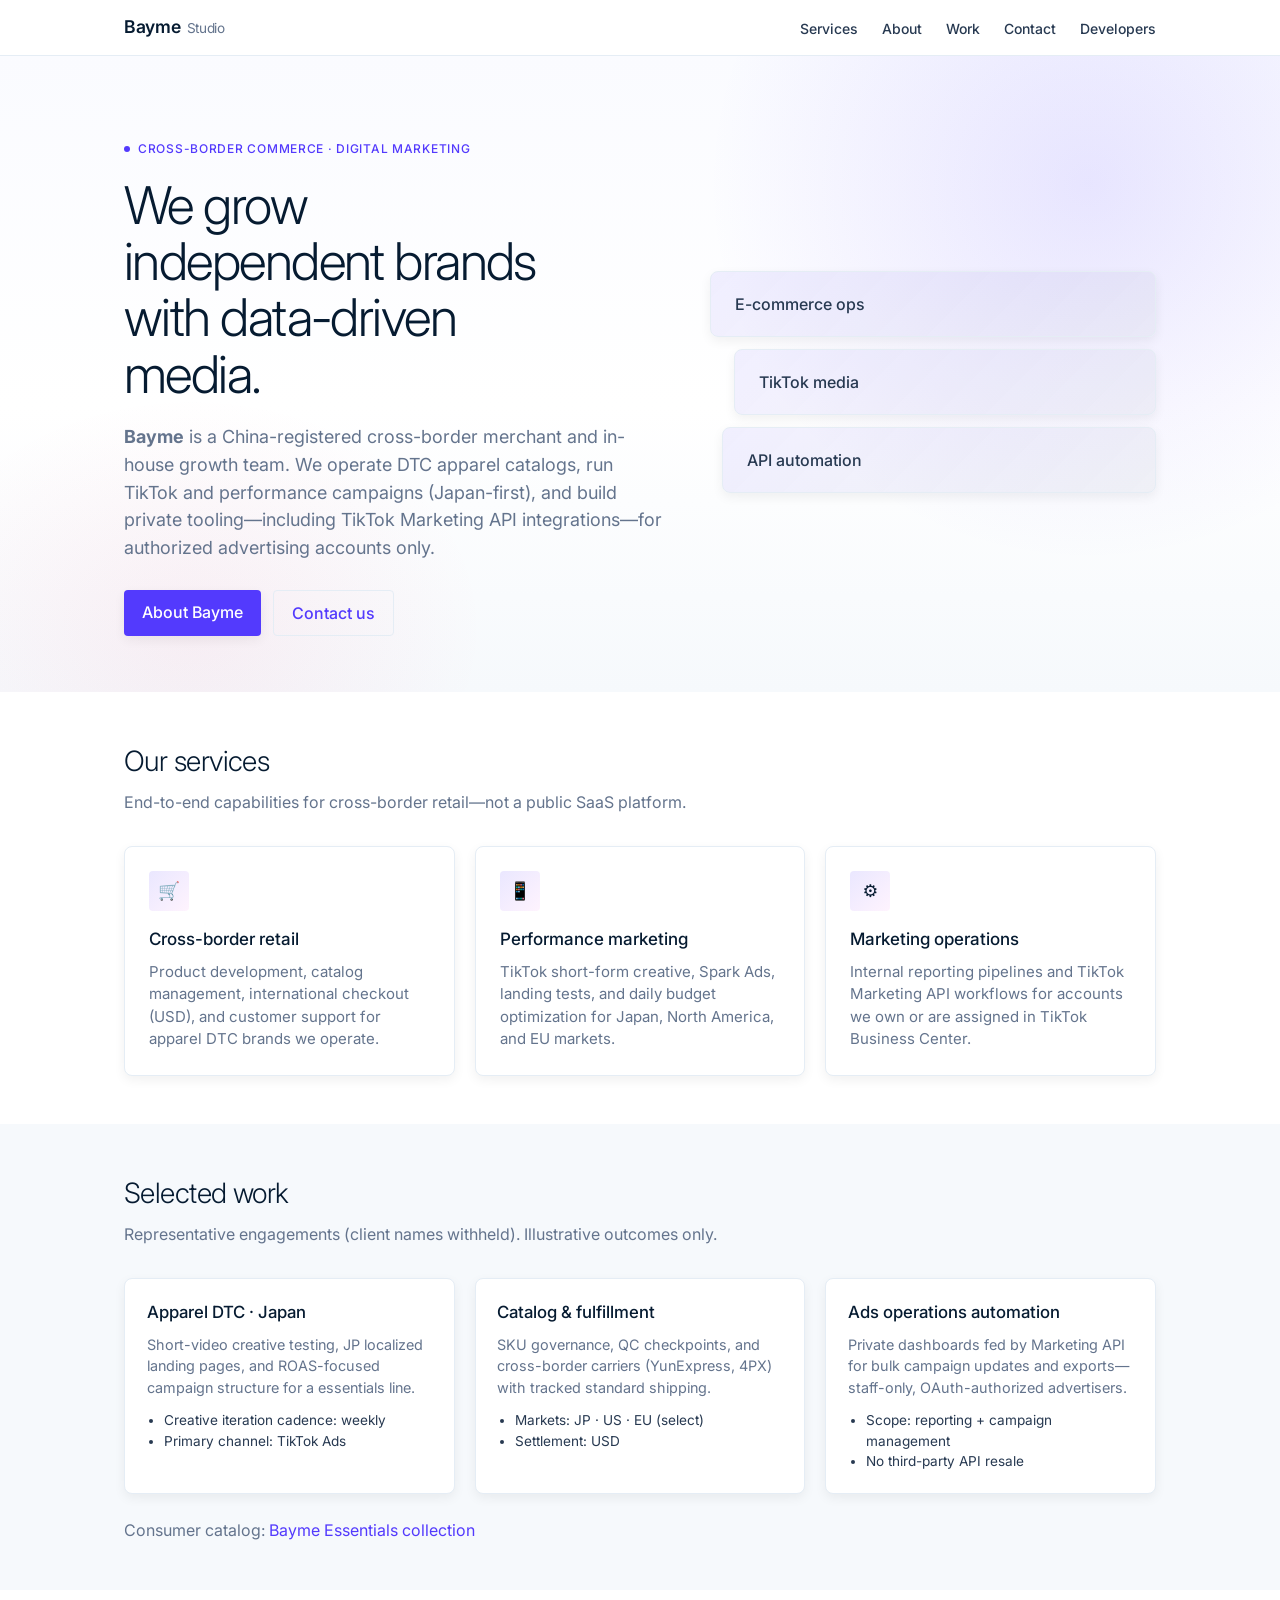
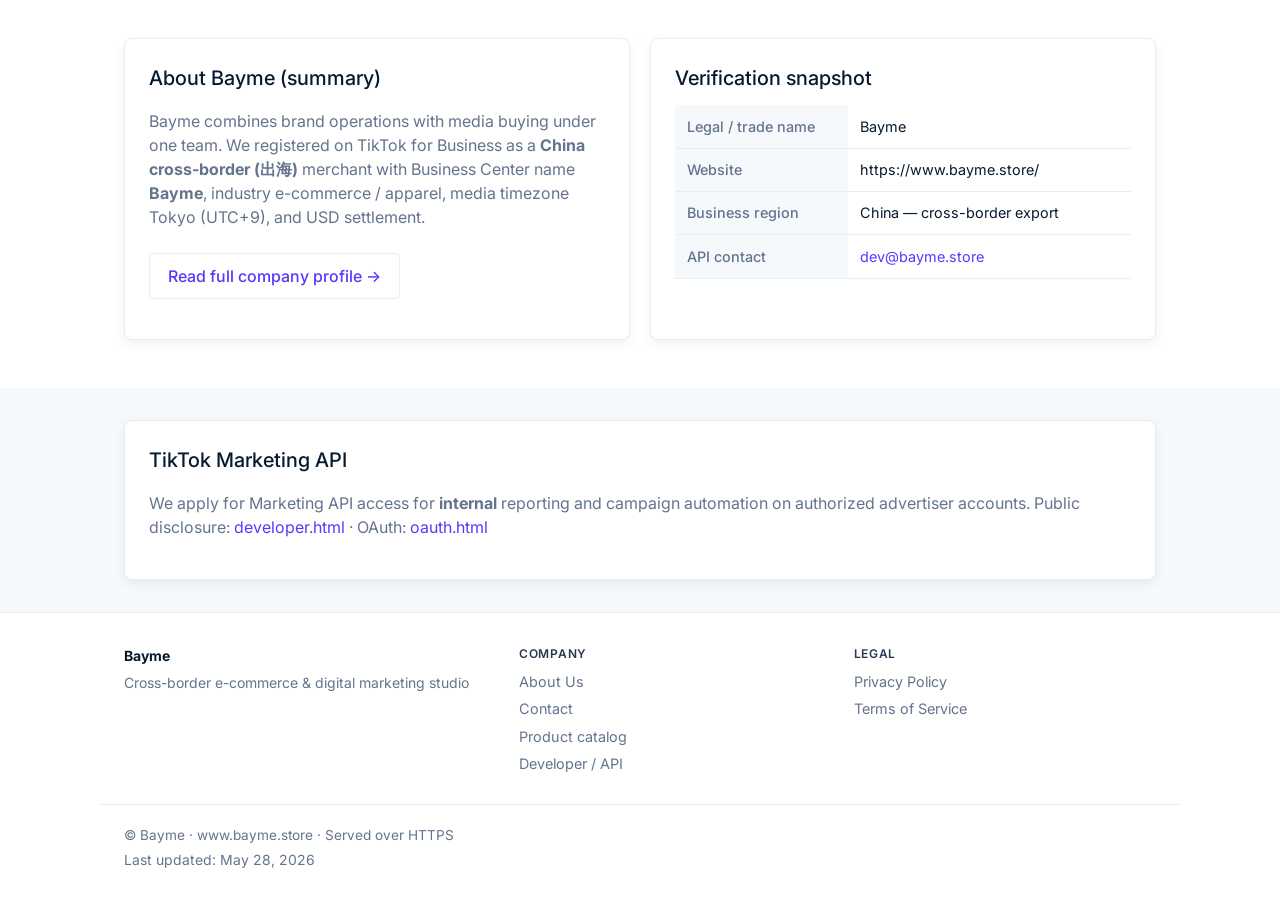
<file: index.html>
<!DOCTYPE html>
<html lang="en">
<head>
  <meta charset="UTF-8" />
  <meta name="tiktok-developers-site-verification" content="FmWyrEaaqmakiOY0vAgKo8n2ge0Po6NM" />
  <meta name="viewport" content="width=device-width, initial-scale=1" />
  <meta name="description" content="Bayme — Cross-border e-commerce and digital marketing studio. Independent brand operations, TikTok performance media, and internal Marketing API tooling." />
  <title>Bayme — Cross-Border Commerce &amp; Digital Marketing</title>
  <link rel="stylesheet" href="site.css" />
  <link rel="canonical" href="https://www.bayme.store/" />
</head>
<body class="page-home page-studio">
  <header class="site-header">
    <div class="wrap">
      <a class="logo" href="index.html">Bayme<span>Studio</span></a>
      <nav>
        <a href="#services">Services</a>
        <a href="about-us.html">About</a>
        <a href="#portfolio">Work</a>
        <a href="contact-us.html">Contact</a>
        <a href="developer.html">Developers</a>
      </nav>
    </div>
  </header>

  <section class="hero-stripe hero-studio">
    <div class="wrap hero-studio-grid">
      <div class="hero-copy">
        <p class="eyebrow"><span class="dot"></span> Cross-border commerce · Digital marketing</p>
        <h1>We grow independent brands with data-driven media.</h1>
        <p class="lead"><strong>Bayme</strong> is a China-registered cross-border merchant and in-house growth team. We operate DTC apparel catalogs, run TikTok and performance campaigns (Japan-first), and build private tooling—including TikTok Marketing API integrations—for authorized advertising accounts only.</p>
        <div class="hero-actions">
          <a class="btn-primary" href="about-us.html">About Bayme</a>
          <a class="btn-ghost" href="contact-us.html">Contact us</a>
        </div>
      </div>
      <div class="hero-visual-studio" aria-hidden="true">
        <div class="studio-card">E-commerce ops</div>
        <div class="studio-card">TikTok media</div>
        <div class="studio-card">API automation</div>
      </div>
    </div>
  </section>

  <section class="section" id="services">
    <div class="wrap">
      <h2 class="section-title">Our services</h2>
      <p class="section-sub">End-to-end capabilities for cross-border retail—not a public SaaS platform.</p>
      <div class="feature-grid">
        <article class="feature-card">
          <div class="icon" aria-hidden="true">🛒</div>
          <h3>Cross-border retail</h3>
          <p>Product development, catalog management, international checkout (USD), and customer support for apparel DTC brands we operate.</p>
        </article>
        <article class="feature-card">
          <div class="icon" aria-hidden="true">📱</div>
          <h3>Performance marketing</h3>
          <p>TikTok short-form creative, Spark Ads, landing tests, and daily budget optimization for Japan, North America, and EU markets.</p>
        </article>
        <article class="feature-card">
          <div class="icon" aria-hidden="true">⚙️</div>
          <h3>Marketing operations</h3>
          <p>Internal reporting pipelines and TikTok Marketing API workflows for accounts we own or are assigned in TikTok Business Center.</p>
        </article>
      </div>
    </div>
  </section>

  <section class="section section-alt" id="portfolio">
    <div class="wrap">
      <h2 class="section-title">Selected work</h2>
      <p class="section-sub">Representative engagements (client names withheld). Illustrative outcomes only.</p>
      <div class="portfolio-grid">
        <article class="portfolio-card">
          <h3>Apparel DTC · Japan</h3>
          <p>Short-video creative testing, JP localized landing pages, and ROAS-focused campaign structure for a essentials line.</p>
          <ul>
            <li>Creative iteration cadence: weekly</li>
            <li>Primary channel: TikTok Ads</li>
          </ul>
        </article>
        <article class="portfolio-card">
          <h3>Catalog &amp; fulfillment</h3>
          <p>SKU governance, QC checkpoints, and cross-border carriers (YunExpress, 4PX) with tracked standard shipping.</p>
          <ul>
            <li>Markets: JP · US · EU (select)</li>
            <li>Settlement: USD</li>
          </ul>
        </article>
        <article class="portfolio-card">
          <h3>Ads operations automation</h3>
          <p>Private dashboards fed by Marketing API for bulk campaign updates and exports—staff-only, OAuth-authorized advertisers.</p>
          <ul>
            <li>Scope: reporting + campaign management</li>
            <li>No third-party API resale</li>
          </ul>
        </article>
      </div>
      <p class="section-sub" style="margin-top:1.5rem;margin-bottom:0;">Consumer catalog: <a href="catalog.html">Bayme Essentials collection</a></p>
    </div>
  </section>

  <section class="section" id="company">
    <div class="wrap info-panel">
      <section class="card">
        <h2>About Bayme (summary)</h2>
        <p>Bayme combines brand operations with media buying under one team. We registered on TikTok for Business as a <strong>China cross-border (出海)</strong> merchant with Business Center name <strong>Bayme</strong>, industry e-commerce / apparel, media timezone Tokyo (UTC+9), and USD settlement.</p>
        <p><a class="btn-ghost" href="about-us.html" style="display:inline-block;margin-top:0.5rem;">Read full company profile →</a></p>
      </section>
      <section class="card company-facts">
        <h2>Verification snapshot</h2>
        <table class="info">
          <tr><th>Legal / trade name</th><td>Bayme</td></tr>
          <tr><th>Website</th><td>https://www.bayme.store/</td></tr>
          <tr><th>Business region</th><td>China — cross-border export</td></tr>
          <tr><th>API contact</th><td><a href="mailto:dev@bayme.store">dev@bayme.store</a></td></tr>
        </table>
      </section>
    </div>
  </section>

  <section class="section section-alt api-section-compact">
    <div class="wrap">
      <div class="api-panel card">
        <h2>TikTok Marketing API</h2>
        <p>We apply for Marketing API access for <strong>internal</strong> reporting and campaign automation on authorized advertiser accounts. Public disclosure: <a href="developer.html">developer.html</a> · OAuth: <a href="oauth.html">oauth.html</a></p>
      </div>
    </div>
  </section>

  <footer class="site-footer site-footer-legal">
    <div class="wrap footer-legal-grid">
      <div>
        <p class="footer-brand"><strong>Bayme</strong></p>
        <p class="footer-tagline">Cross-border e-commerce &amp; digital marketing studio</p>
      </div>
      <div>
        <p class="footer-col-title">Company</p>
        <ul class="footer-links">
          <li><a href="about-us.html">About Us</a></li>
          <li><a href="contact-us.html">Contact</a></li>
          <li><a href="catalog.html">Product catalog</a></li>
          <li><a href="developer.html">Developer / API</a></li>
        </ul>
      </div>
      <div>
        <p class="footer-col-title">Legal</p>
        <ul class="footer-links">
          <li><a href="privacy-policy.html">Privacy Policy</a></li>
          <li><a href="terms-of-service.html">Terms of Service</a></li>
        </ul>
      </div>
    </div>
    <div class="wrap footer-bottom">
      <p>© Bayme · <a href="https://www.bayme.store/">www.bayme.store</a> · Served over HTTPS</p>
      <p class="updated">Last updated: May 28, 2026</p>
    </div>
  </footer>
</body>
</html>
</file>
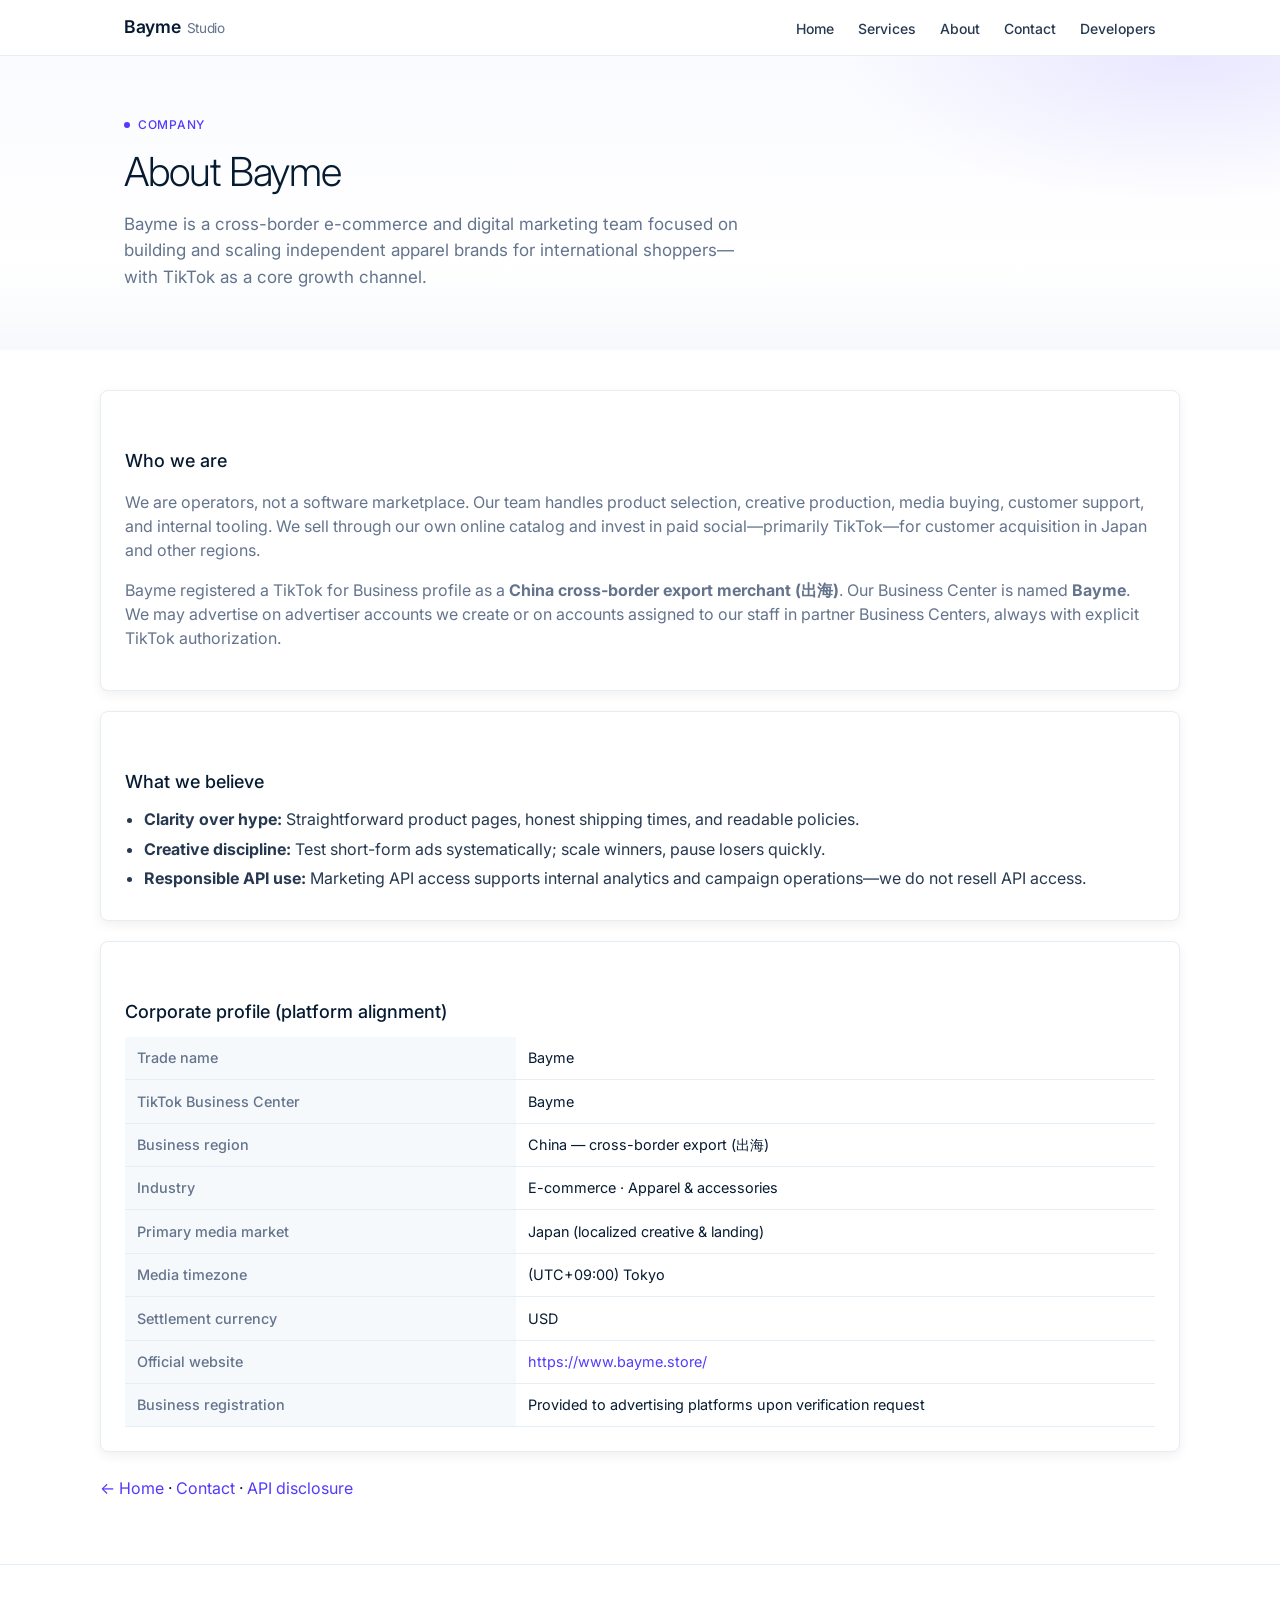
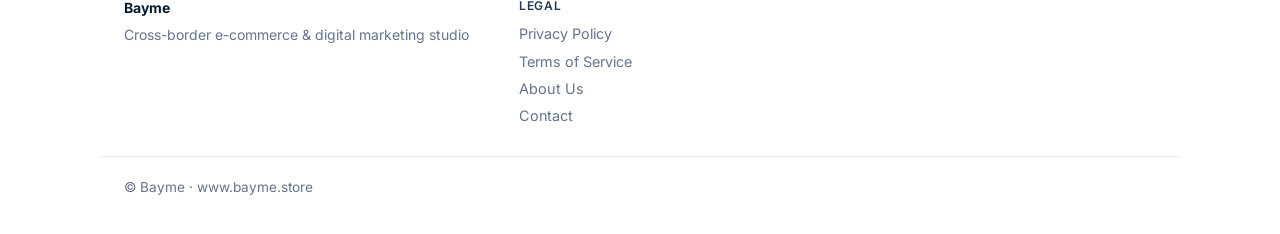
<file: about-us.html>
<!DOCTYPE html>
<html lang="en">
<head>
  <meta charset="UTF-8" />
  <meta name="viewport" content="width=device-width, initial-scale=1" />
  <meta name="description" content="About Bayme — cross-border e-commerce, independent brand operations, and TikTok performance marketing." />
  <title>About Us — Bayme</title>
  <link rel="stylesheet" href="site.css" />
  <link rel="canonical" href="https://www.bayme.store/about-us.html" />
</head>
<body>
  <header class="site-header">
    <div class="wrap">
      <a class="logo" href="index.html">Bayme<span>Studio</span></a>
      <nav>
        <a href="index.html">Home</a>
        <a href="index.html#services">Services</a>
        <a href="about-us.html">About</a>
        <a href="contact-us.html">Contact</a>
        <a href="developer.html">Developers</a>
      </nav>
    </div>
  </header>

  <section class="hero-page">
    <div class="wrap">
      <p class="eyebrow"><span class="dot"></span> Company</p>
      <h1>About Bayme</h1>
      <p class="lead">Bayme is a cross-border e-commerce and digital marketing team focused on building and scaling independent apparel brands for international shoppers—with TikTok as a core growth channel.</p>
    </div>
  </section>

  <main class="wrap legal-page">
    <section class="card" style="margin-bottom:1.25rem;">
      <h2>Who we are</h2>
      <p>We are operators, not a software marketplace. Our team handles product selection, creative production, media buying, customer support, and internal tooling. We sell through our own online catalog and invest in paid social—primarily TikTok—for customer acquisition in Japan and other regions.</p>
      <p>Bayme registered a TikTok for Business profile as a <strong>China cross-border export merchant (出海)</strong>. Our Business Center is named <strong>Bayme</strong>. We may advertise on advertiser accounts we create or on accounts assigned to our staff in partner Business Centers, always with explicit TikTok authorization.</p>
    </section>

    <section class="card" style="margin-bottom:1.25rem;">
      <h2>What we believe</h2>
      <ul>
        <li><strong>Clarity over hype:</strong> Straightforward product pages, honest shipping times, and readable policies.</li>
        <li><strong>Creative discipline:</strong> Test short-form ads systematically; scale winners, pause losers quickly.</li>
        <li><strong>Responsible API use:</strong> Marketing API access supports internal analytics and campaign operations—we do not resell API access.</li>
      </ul>
    </section>

    <section class="card company-facts">
      <h2>Corporate profile (platform alignment)</h2>
      <table class="info">
        <tr><th>Trade name</th><td>Bayme</td></tr>
        <tr><th>TikTok Business Center</th><td>Bayme</td></tr>
        <tr><th>Business region</th><td>China — cross-border export (出海)</td></tr>
        <tr><th>Industry</th><td>E-commerce · Apparel &amp; accessories</td></tr>
        <tr><th>Primary media market</th><td>Japan (localized creative &amp; landing)</td></tr>
        <tr><th>Media timezone</th><td>(UTC+09:00) Tokyo</td></tr>
        <tr><th>Settlement currency</th><td>USD</td></tr>
        <tr><th>Official website</th><td><a href="https://www.bayme.store/">https://www.bayme.store/</a></td></tr>
        <tr><th>Business registration</th><td>Provided to advertising platforms upon verification request</td></tr>
      </table>
    </section>

    <p style="margin-top:1.5rem;"><a href="index.html">← Home</a> · <a href="contact-us.html">Contact</a> · <a href="developer.html">API disclosure</a></p>
  </main>

  <footer class="site-footer site-footer-legal">
    <div class="wrap footer-legal-grid">
      <div>
        <p class="footer-brand"><strong>Bayme</strong></p>
        <p class="footer-tagline">Cross-border e-commerce &amp; digital marketing studio</p>
      </div>
      <div>
        <p class="footer-col-title">Legal</p>
        <ul class="footer-links">
          <li><a href="privacy-policy.html">Privacy Policy</a></li>
          <li><a href="terms-of-service.html">Terms of Service</a></li>
          <li><a href="about-us.html">About Us</a></li>
          <li><a href="contact-us.html">Contact</a></li>
        </ul>
      </div>
    </div>
    <div class="wrap footer-bottom">
      <p>© Bayme · www.bayme.store</p>
    </div>
  </footer>
</body>
</html>
</file>
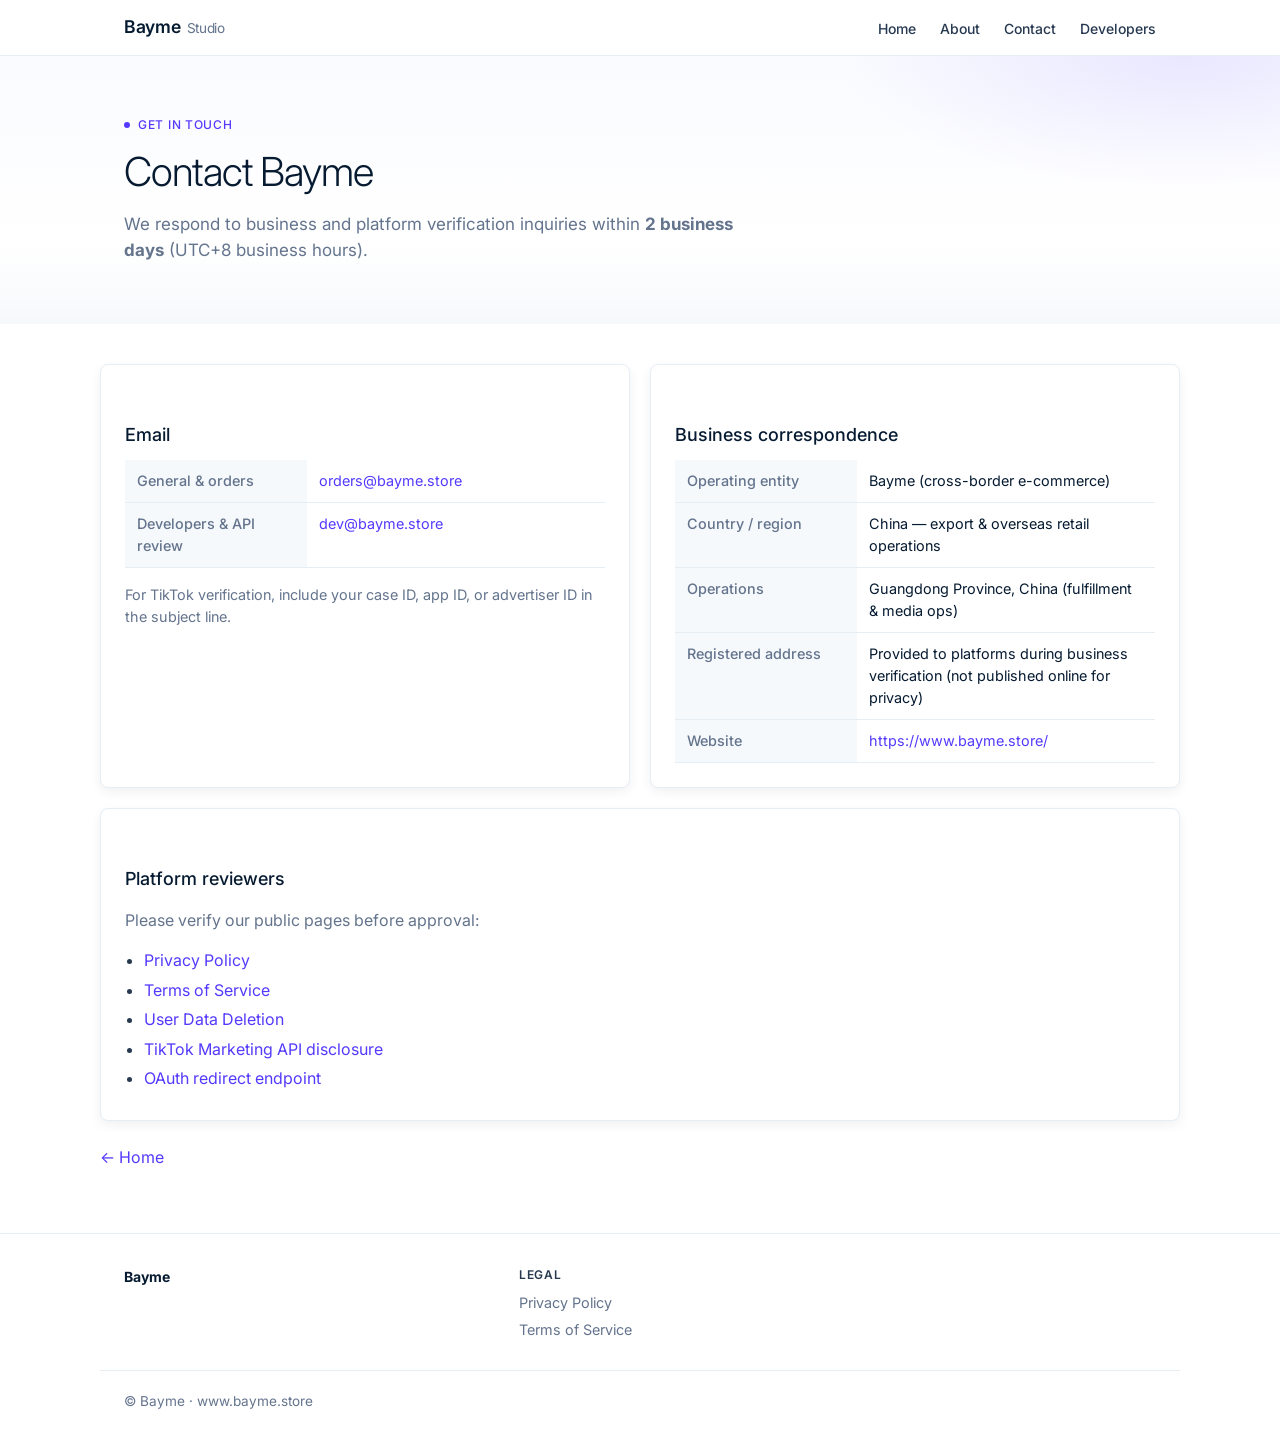
<file: contact-us.html>
<!DOCTYPE html>
<html lang="en">
<head>
  <meta charset="UTF-8" />
  <meta name="viewport" content="width=device-width, initial-scale=1" />
  <meta name="description" content="Contact Bayme — customer service, business inquiries, and TikTok API developer review." />
  <title>Contact Us — Bayme</title>
  <link rel="stylesheet" href="site.css" />
  <link rel="canonical" href="https://www.bayme.store/contact-us.html" />
</head>
<body>
  <header class="site-header">
    <div class="wrap">
      <a class="logo" href="index.html">Bayme<span>Studio</span></a>
      <nav>
        <a href="index.html">Home</a>
        <a href="about-us.html">About</a>
        <a href="contact-us.html">Contact</a>
        <a href="developer.html">Developers</a>
      </nav>
    </div>
  </header>

  <section class="hero-page">
    <div class="wrap">
      <p class="eyebrow"><span class="dot"></span> Get in touch</p>
      <h1>Contact Bayme</h1>
      <p class="lead">We respond to business and platform verification inquiries within <strong>2 business days</strong> (UTC+8 business hours).</p>
    </div>
  </section>

  <main class="wrap legal-page">
    <div class="info-panel">
      <section class="card">
        <h2>Email</h2>
        <table class="info">
          <tr><th>General &amp; orders</th><td><a href="mailto:orders@bayme.store">orders@bayme.store</a></td></tr>
          <tr><th>Developers &amp; API review</th><td><a href="mailto:dev@bayme.store">dev@bayme.store</a></td></tr>
        </table>
        <p style="margin-top:1rem;font-size:0.9rem;color:var(--stripe-body);">For TikTok verification, include your case ID, app ID, or advertiser ID in the subject line.</p>
      </section>
      <section class="card">
        <h2>Business correspondence</h2>
        <table class="info">
          <tr><th>Operating entity</th><td>Bayme (cross-border e-commerce)</td></tr>
          <tr><th>Country / region</th><td>China — export &amp; overseas retail operations</td></tr>
          <tr><th>Operations</th><td>Guangdong Province, China (fulfillment &amp; media ops)</td></tr>
          <tr><th>Registered address</th><td>Provided to platforms during business verification (not published online for privacy)</td></tr>
          <tr><th>Website</th><td><a href="https://www.bayme.store/">https://www.bayme.store/</a></td></tr>
        </table>
      </section>
    </div>

    <section class="card" style="margin-top:1.25rem;">
      <h2>Platform reviewers</h2>
      <p>Please verify our public pages before approval:</p>
      <ul>
        <li><a href="privacy-policy.html">Privacy Policy</a></li>
        <li><a href="terms-of-service.html">Terms of Service</a></li>
        <li><a href="data-deletion.html">User Data Deletion</a></li>
        <li><a href="developer.html">TikTok Marketing API disclosure</a></li>
        <li><a href="oauth.html">OAuth redirect endpoint</a></li>
      </ul>
    </section>

    <p style="margin-top:1.5rem;"><a href="index.html">← Home</a></p>
  </main>

  <footer class="site-footer site-footer-legal">
    <div class="wrap footer-legal-grid">
      <div>
        <p class="footer-brand"><strong>Bayme</strong></p>
      </div>
      <div>
        <p class="footer-col-title">Legal</p>
        <ul class="footer-links">
          <li><a href="privacy-policy.html">Privacy Policy</a></li>
          <li><a href="terms-of-service.html">Terms of Service</a></li>
        </ul>
      </div>
    </div>
    <div class="wrap footer-bottom">
      <p>© Bayme · www.bayme.store</p>
    </div>
  </footer>
</body>
</html>
</file>
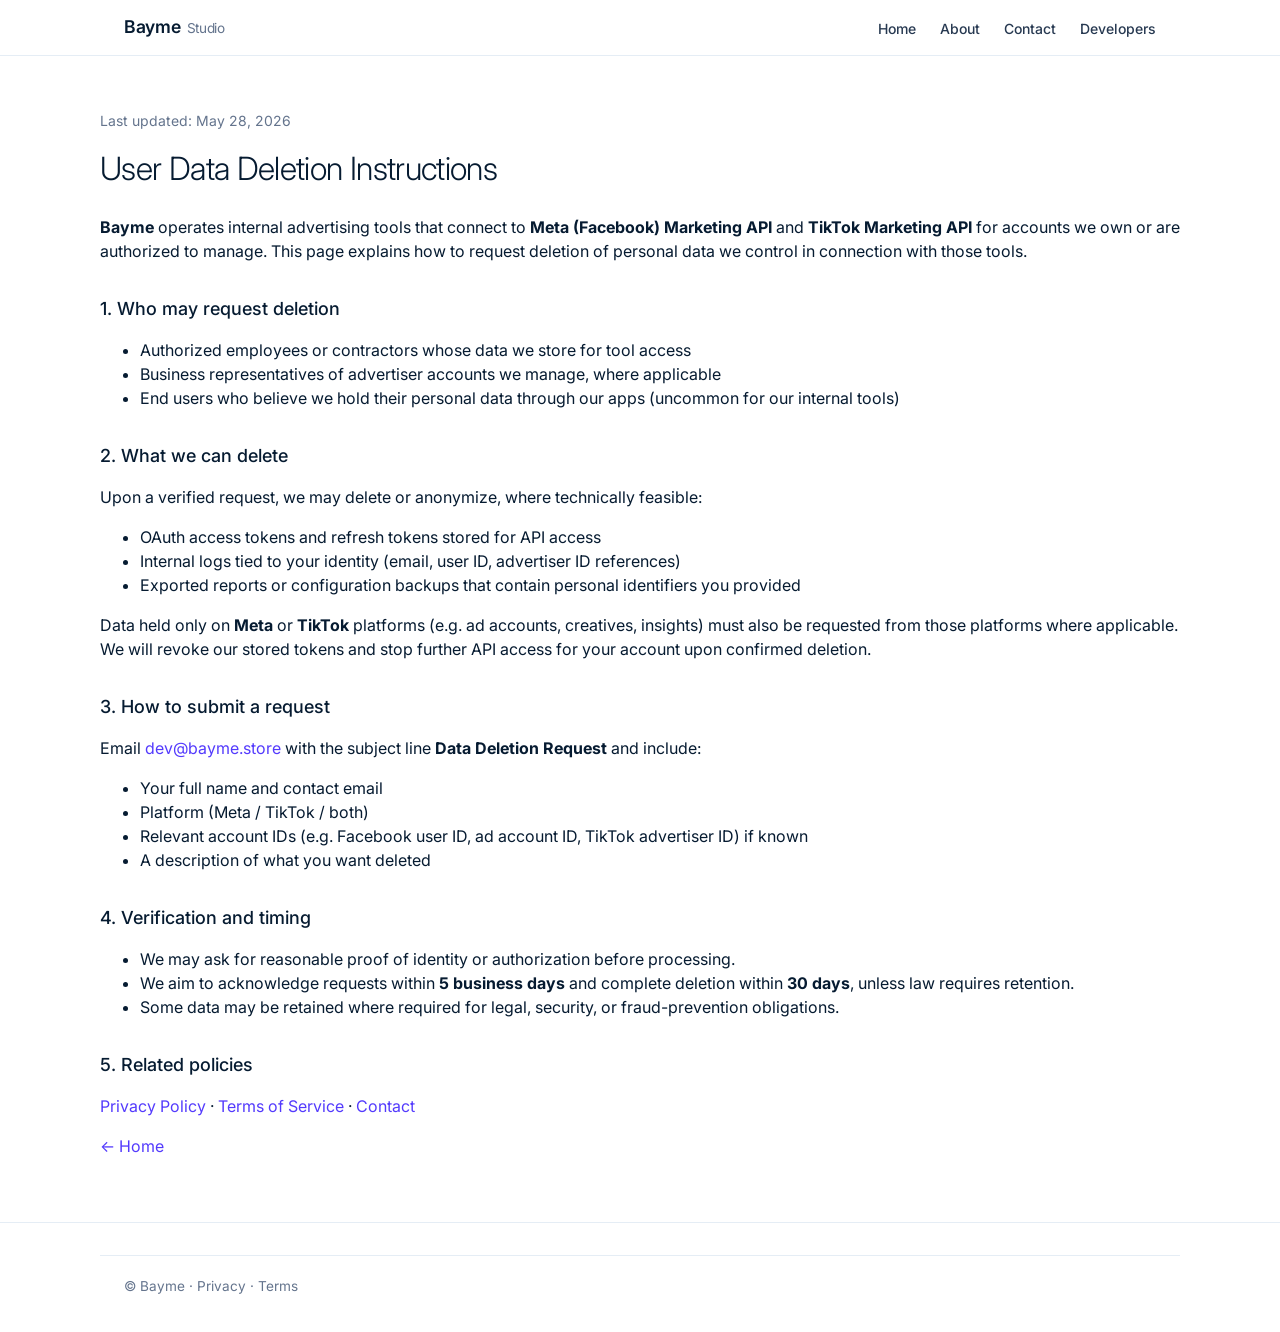
<file: data-deletion.html>
<!DOCTYPE html>
<html lang="en">
<head>
  <meta charset="UTF-8" />
  <meta name="viewport" content="width=device-width, initial-scale=1" />
  <title>User Data Deletion — Bayme</title>
  <link rel="stylesheet" href="site.css" />
  <link rel="canonical" href="https://www.bayme.store/data-deletion.html" />
</head>
<body>
  <header class="site-header">
    <div class="wrap">
      <a class="logo" href="index.html">Bayme<span>Studio</span></a>
      <nav>
        <a href="index.html">Home</a>
        <a href="about-us.html">About</a>
        <a href="contact-us.html">Contact</a>
        <a href="developer.html">Developers</a>
      </nav>
    </div>
  </header>

  <main class="wrap legal-page">
    <p class="updated">Last updated: May 28, 2026</p>
    <h1>User Data Deletion Instructions</h1>
    <p>
      <strong>Bayme</strong> operates internal advertising tools that connect to
      <strong>Meta (Facebook) Marketing API</strong> and <strong>TikTok Marketing API</strong>
      for accounts we own or are authorized to manage. This page explains how to request
      deletion of personal data we control in connection with those tools.
    </p>

    <h2>1. Who may request deletion</h2>
    <ul>
      <li>Authorized employees or contractors whose data we store for tool access</li>
      <li>Business representatives of advertiser accounts we manage, where applicable</li>
      <li>End users who believe we hold their personal data through our apps (uncommon for our internal tools)</li>
    </ul>

    <h2>2. What we can delete</h2>
    <p>Upon a verified request, we may delete or anonymize, where technically feasible:</p>
    <ul>
      <li>OAuth access tokens and refresh tokens stored for API access</li>
      <li>Internal logs tied to your identity (email, user ID, advertiser ID references)</li>
      <li>Exported reports or configuration backups that contain personal identifiers you provided</li>
    </ul>
    <p>
      Data held only on <strong>Meta</strong> or <strong>TikTok</strong> platforms (e.g. ad accounts, creatives, insights)
      must also be requested from those platforms where applicable. We will revoke our stored tokens and stop
      further API access for your account upon confirmed deletion.
    </p>

    <h2>3. How to submit a request</h2>
    <p>Email <a href="mailto:dev@bayme.store">dev@bayme.store</a> with the subject line <strong>Data Deletion Request</strong> and include:</p>
    <ul>
      <li>Your full name and contact email</li>
      <li>Platform (Meta / TikTok / both)</li>
      <li>Relevant account IDs (e.g. Facebook user ID, ad account ID, TikTok advertiser ID) if known</li>
      <li>A description of what you want deleted</li>
    </ul>

    <h2>4. Verification and timing</h2>
    <ul>
      <li>We may ask for reasonable proof of identity or authorization before processing.</li>
      <li>We aim to acknowledge requests within <strong>5 business days</strong> and complete deletion within <strong>30 days</strong>, unless law requires retention.</li>
      <li>Some data may be retained where required for legal, security, or fraud-prevention obligations.</li>
    </ul>

    <h2>5. Related policies</h2>
    <p>
      <a href="privacy-policy.html">Privacy Policy</a> ·
      <a href="terms-of-service.html">Terms of Service</a> ·
      <a href="contact-us.html">Contact</a>
    </p>
    <p><a href="index.html">← Home</a></p>
  </main>

  <footer class="site-footer site-footer-legal">
    <div class="wrap footer-bottom">
      <p>© Bayme · <a href="privacy-policy.html">Privacy</a> · <a href="terms-of-service.html">Terms</a></p>
    </div>
  </footer>
</body>
</html>
</file>
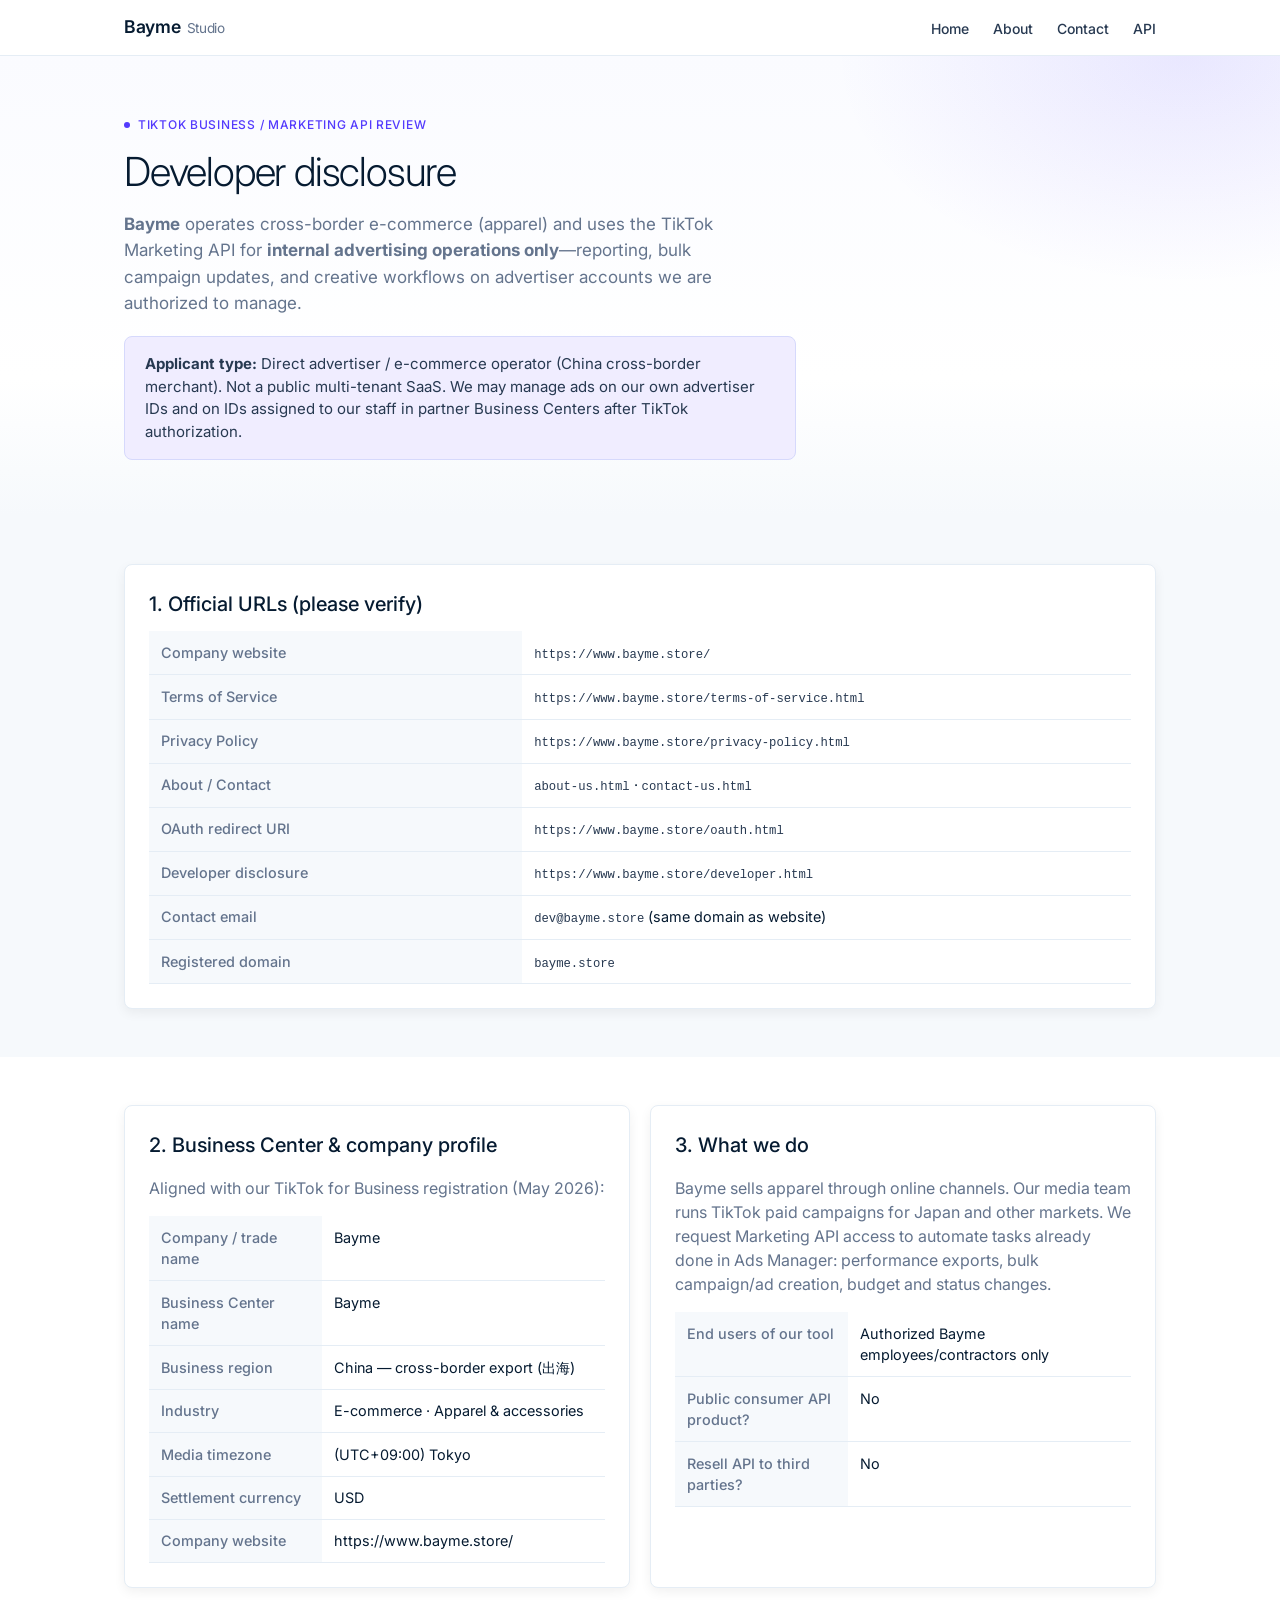
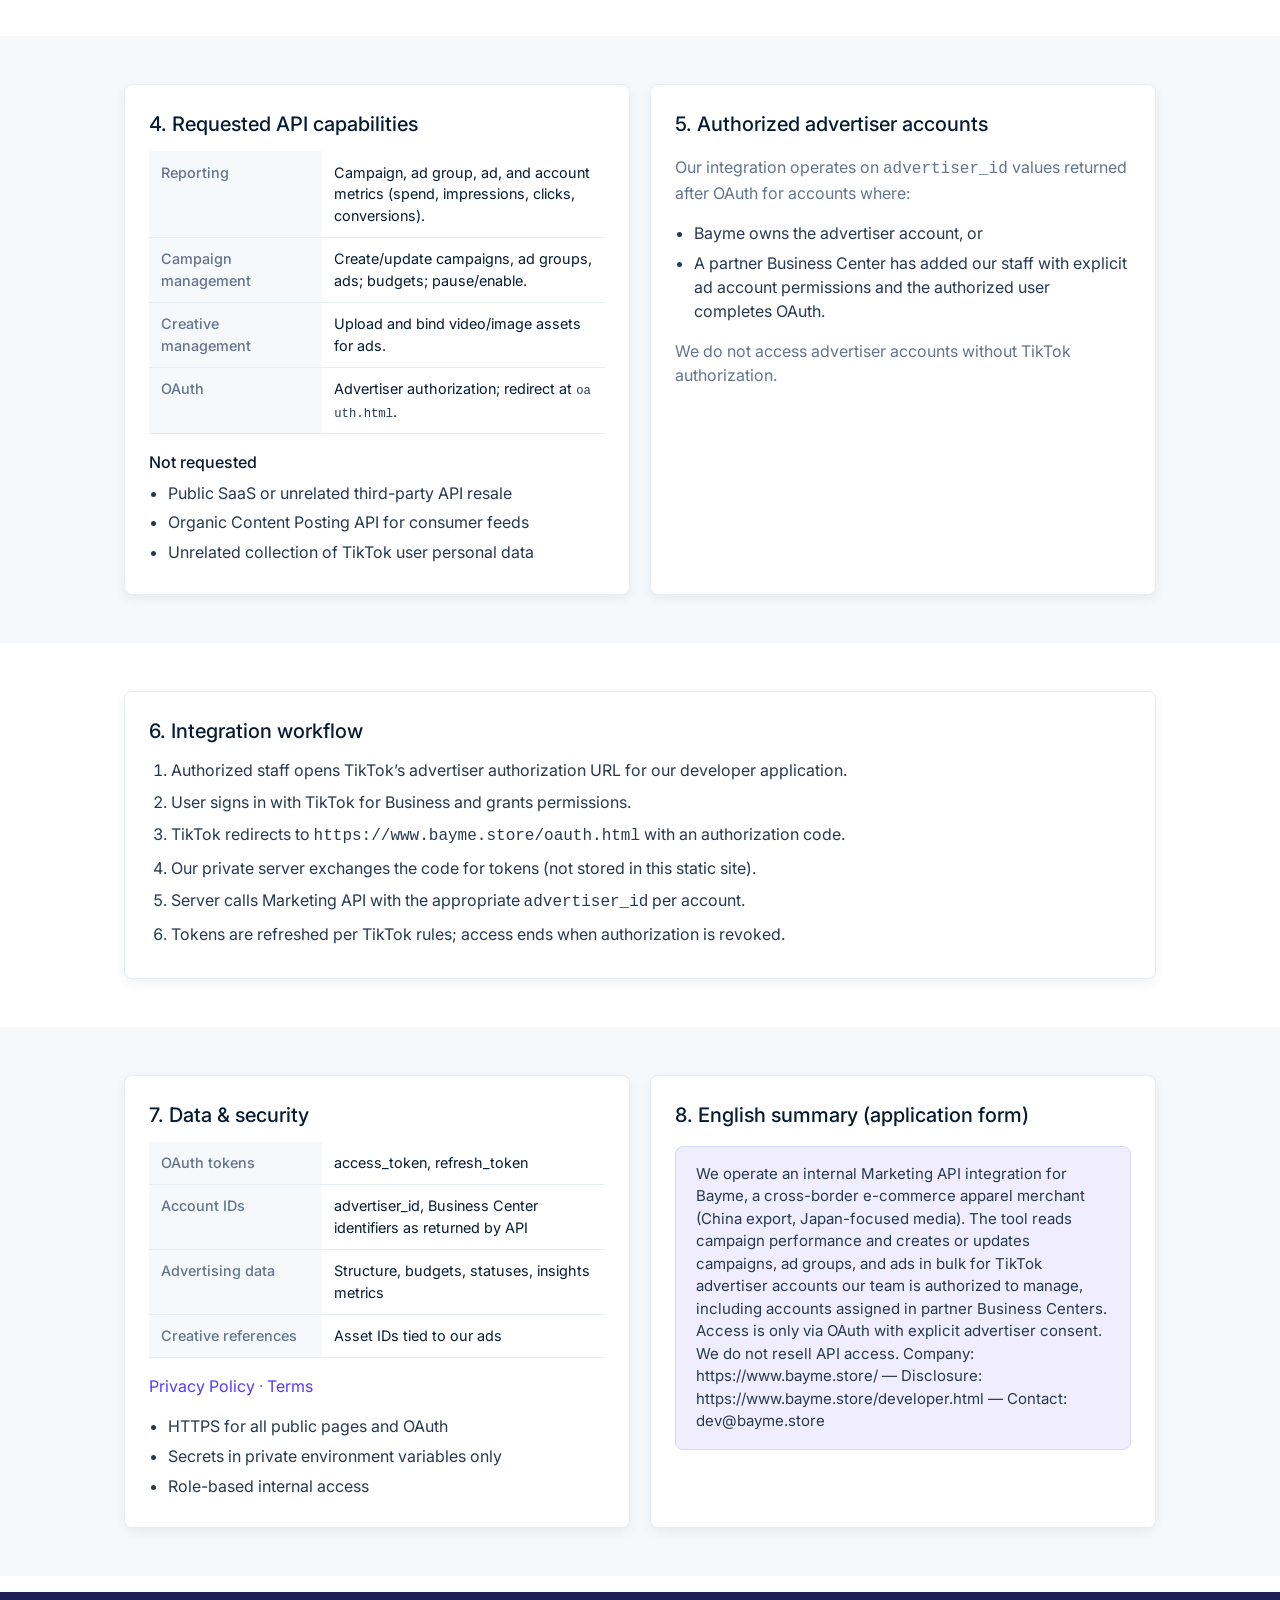
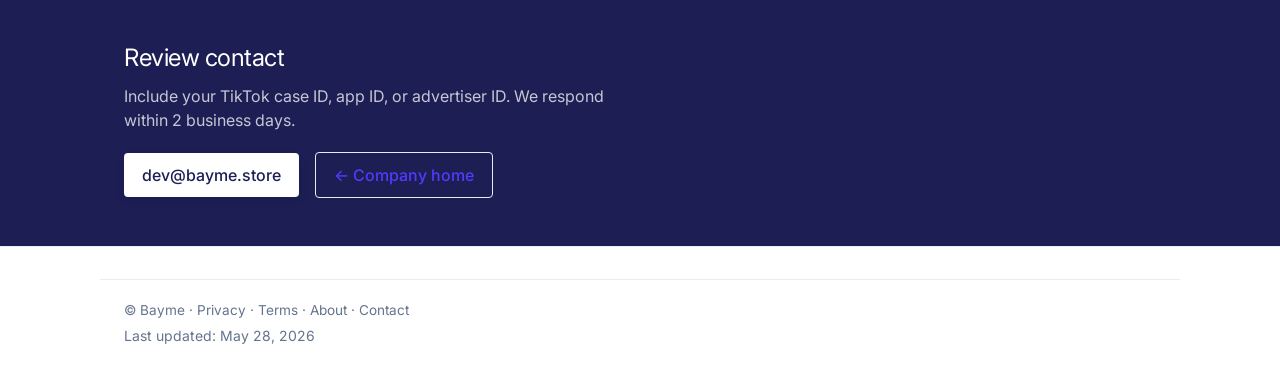
<file: developer.html>
<!DOCTYPE html>
<html lang="en">
<head>
  <meta charset="UTF-8" />
  <meta name="viewport" content="width=device-width, initial-scale=1" />
  <meta name="description" content="Bayme TikTok Marketing API integration — URLs, Business Center alignment, and data handling for developer review." />
  <title>Developer &amp; Marketing API — Bayme</title>
  <link rel="stylesheet" href="site.css" />
  <link rel="canonical" href="https://www.bayme.store/developer.html" />
</head>
<body class="page-developer">
  <header class="site-header">
    <div class="wrap">
      <a class="logo" href="index.html">Bayme<span>Studio</span></a>
      <nav>
        <a href="index.html">Home</a>
        <a href="about-us.html">About</a>
        <a href="contact-us.html">Contact</a>
        <a href="developer.html">API</a>
      </nav>
    </div>
  </header>

  <section class="hero-page">
    <div class="wrap">
      <p class="eyebrow"><span class="dot"></span> TikTok Business / Marketing API review</p>
      <h1>Developer disclosure</h1>
      <p class="lead"><strong>Bayme</strong> operates cross-border e-commerce (apparel) and uses the TikTok Marketing API for <strong>internal advertising operations only</strong>—reporting, bulk campaign updates, and creative workflows on advertiser accounts we are authorized to manage.</p>
      <div class="callout callout-hero">
        <strong>Applicant type:</strong> Direct advertiser / e-commerce operator (China cross-border merchant). Not a public multi-tenant SaaS. We may manage ads on our own advertiser IDs and on IDs assigned to our staff in partner Business Centers after TikTok authorization.
      </div>
    </div>
  </section>

  <section class="section section-alt">
    <div class="wrap">
      <section class="card">
        <h2>1. Official URLs (please verify)</h2>
        <table class="data">
          <tr><th>Company website</th><td><code>https://www.bayme.store/</code></td></tr>
          <tr><th>Terms of Service</th><td><code>https://www.bayme.store/terms-of-service.html</code></td></tr>
          <tr><th>Privacy Policy</th><td><code>https://www.bayme.store/privacy-policy.html</code></td></tr>
          <tr><th>About / Contact</th><td><code>about-us.html</code> · <code>contact-us.html</code></td></tr>
          <tr><th>OAuth redirect URI</th><td><code>https://www.bayme.store/oauth.html</code></td></tr>
          <tr><th>Developer disclosure</th><td><code>https://www.bayme.store/developer.html</code></td></tr>
          <tr><th>Contact email</th><td><code>dev@bayme.store</code> (same domain as website)</td></tr>
          <tr><th>Registered domain</th><td><code>bayme.store</code></td></tr>
        </table>
      </section>
    </div>
  </section>

  <section class="section">
    <div class="wrap info-panel">
      <section class="card company-facts">
        <h2>2. Business Center &amp; company profile</h2>
        <p>Aligned with our TikTok for Business registration (May 2026):</p>
        <table class="info">
          <tr><th>Company / trade name</th><td>Bayme</td></tr>
          <tr><th>Business Center name</th><td>Bayme</td></tr>
          <tr><th>Business region</th><td>China — cross-border export (出海)</td></tr>
          <tr><th>Industry</th><td>E-commerce · Apparel &amp; accessories</td></tr>
          <tr><th>Media timezone</th><td>(UTC+09:00) Tokyo</td></tr>
          <tr><th>Settlement currency</th><td>USD</td></tr>
          <tr><th>Company website</th><td>https://www.bayme.store/</td></tr>
        </table>
      </section>
      <section class="card">
        <h2>3. What we do</h2>
        <p>Bayme sells apparel through online channels. Our media team runs TikTok paid campaigns for Japan and other markets. We request Marketing API access to automate tasks already done in Ads Manager: performance exports, bulk campaign/ad creation, budget and status changes.</p>
        <table class="info">
          <tr><th>End users of our tool</th><td>Authorized Bayme employees/contractors only</td></tr>
          <tr><th>Public consumer API product?</th><td>No</td></tr>
          <tr><th>Resell API to third parties?</th><td>No</td></tr>
        </table>
      </section>
    </div>
  </section>

  <section class="section section-alt">
    <div class="wrap info-panel">
      <section class="card">
        <h2>4. Requested API capabilities</h2>
        <table class="data">
          <tr><th>Reporting</th><td>Campaign, ad group, ad, and account metrics (spend, impressions, clicks, conversions).</td></tr>
          <tr><th>Campaign management</th><td>Create/update campaigns, ad groups, ads; budgets; pause/enable.</td></tr>
          <tr><th>Creative management</th><td>Upload and bind video/image assets for ads.</td></tr>
          <tr><th>OAuth</th><td>Advertiser authorization; redirect at <code>oauth.html</code>.</td></tr>
        </table>
        <h3>Not requested</h3>
        <ul>
          <li>Public SaaS or unrelated third-party API resale</li>
          <li>Organic Content Posting API for consumer feeds</li>
          <li>Unrelated collection of TikTok user personal data</li>
        </ul>
      </section>
      <section class="card">
        <h2>5. Authorized advertiser accounts</h2>
        <p>Our integration operates on <code>advertiser_id</code> values returned after OAuth for accounts where:</p>
        <ul>
          <li>Bayme owns the advertiser account, or</li>
          <li>A partner Business Center has added our staff with explicit ad account permissions and the authorized user completes OAuth.</li>
        </ul>
        <p>We do not access advertiser accounts without TikTok authorization.</p>
      </section>
    </div>
  </section>

  <section class="section">
    <div class="wrap">
      <section class="card">
        <h2>6. Integration workflow</h2>
        <ol class="steps">
          <li>Authorized staff opens TikTok’s advertiser authorization URL for our developer application.</li>
          <li>User signs in with TikTok for Business and grants permissions.</li>
          <li>TikTok redirects to <code>https://www.bayme.store/oauth.html</code> with an authorization code.</li>
          <li>Our private server exchanges the code for tokens (not stored in this static site).</li>
          <li>Server calls Marketing API with the appropriate <code>advertiser_id</code> per account.</li>
          <li>Tokens are refreshed per TikTok rules; access ends when authorization is revoked.</li>
        </ol>
      </section>
    </div>
  </section>

  <section class="section section-alt">
    <div class="wrap info-panel">
      <section class="card">
        <h2>7. Data &amp; security</h2>
        <table class="data">
          <tr><th>OAuth tokens</th><td>access_token, refresh_token</td></tr>
          <tr><th>Account IDs</th><td>advertiser_id, Business Center identifiers as returned by API</td></tr>
          <tr><th>Advertising data</th><td>Structure, budgets, statuses, insights metrics</td></tr>
          <tr><th>Creative references</th><td>Asset IDs tied to our ads</td></tr>
        </table>
        <p style="margin-top:1rem;"><a href="privacy-policy.html">Privacy Policy</a> · <a href="terms-of-service.html">Terms</a></p>
        <ul style="margin-top:1rem;">
          <li>HTTPS for all public pages and OAuth</li>
          <li>Secrets in private environment variables only</li>
          <li>Role-based internal access</li>
        </ul>
      </section>
      <section class="card">
        <h2>8. English summary (application form)</h2>
        <blockquote class="callout callout-quote">
          We operate an internal Marketing API integration for Bayme, a cross-border e-commerce apparel merchant (China export, Japan-focused media). The tool reads campaign performance and creates or updates campaigns, ad groups, and ads in bulk for TikTok advertiser accounts our team is authorized to manage, including accounts assigned in partner Business Centers. Access is only via OAuth with explicit advertiser consent. We do not resell API access. Company: https://www.bayme.store/ — Disclosure: https://www.bayme.store/developer.html — Contact: dev@bayme.store
        </blockquote>
      </section>
    </div>
  </section>

  <section class="cta-band">
    <div class="wrap">
      <h2>Review contact</h2>
      <p>Include your TikTok case ID, app ID, or advertiser ID. We respond within 2 business days.</p>
      <a class="btn-primary" href="mailto:dev@bayme.store">dev@bayme.store</a>
      <a class="btn-ghost btn-ghost-on-dark" href="index.html" style="margin-left:0.75rem;">← Company home</a>
    </div>
  </section>

  <footer class="site-footer site-footer-legal">
    <div class="wrap footer-bottom">
      <p>&copy; Bayme · <a href="privacy-policy.html">Privacy</a> · <a href="terms-of-service.html">Terms</a> · <a href="about-us.html">About</a> · <a href="contact-us.html">Contact</a></p>
      <p class="updated">Last updated: May 28, 2026</p>
    </div>
  </footer>
</body>
</html>
</file>
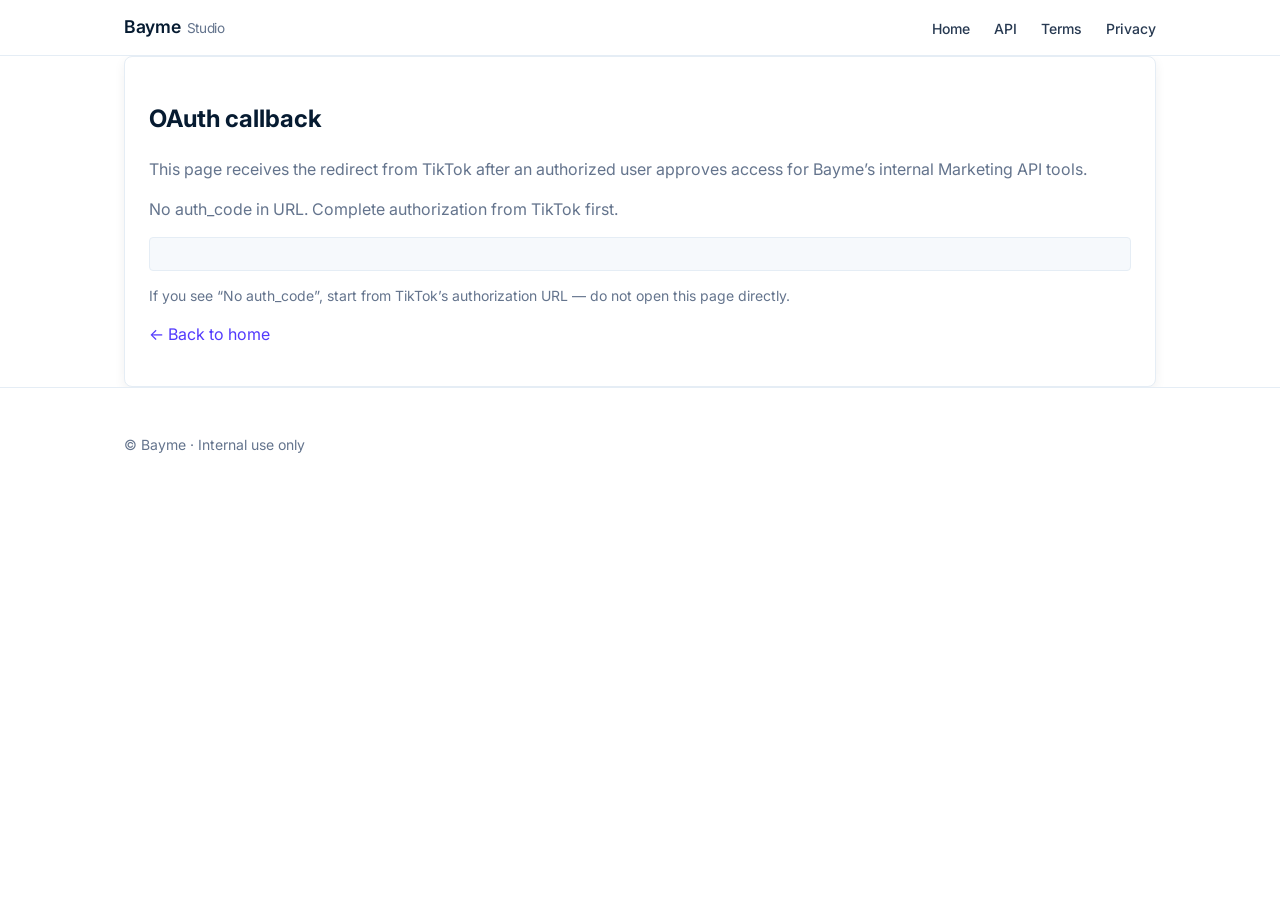
<file: oauth.html>
<!DOCTYPE html>
<html lang="en">
<head>
  <meta charset="UTF-8" />
  <meta name="viewport" content="width=device-width, initial-scale=1" />
  <title>OAuth callback — Bayme</title>
  <link rel="stylesheet" href="site.css" />
</head>
<body>
  <header class="site-header">
    <div class="wrap">
      <a class="logo" href="index.html">Bayme<span>Studio</span></a>
      <nav>
        <a href="index.html">Home</a>
        <a href="developer.html">API</a>
        <a href="terms.html">Terms</a>
        <a href="privacy.html">Privacy</a>
      </nav>
    </div>
  </header>

  <main class="wrap">
    <section class="card oauth-box">
      <h1>OAuth callback</h1>
      <p>This page receives the redirect from TikTok after an authorized user approves access for Bayme’s internal Marketing API tools.</p>
      <p id="msg">Processing authorization response…</p>
      <pre id="out"></pre>
      <p class="updated">If you see “No auth_code”, start from TikTok’s authorization URL — do not open this page directly.</p>
      <p><a href="index.html">← Back to home</a></p>
    </section>
  </main>

  <footer class="site-footer">
    <div class="wrap">
      <p>&copy; Bayme · Internal use only</p>
    </div>
  </footer>
  <script>
    const p = new URLSearchParams(location.search);
    const code = p.get('auth_code') || p.get('code');
    const err = p.get('error');
    const el = document.getElementById('msg');
    const out = document.getElementById('out');
    if (err) {
      el.className = 'err';
      el.textContent = 'Authorization failed: ' + err;
      out.textContent = p.get('error_description') || '';
    } else if (code) {
      el.className = 'ok';
      el.textContent = 'Authorization successful. Copy the code below for your secure server exchange:';
      out.textContent = code;
    } else {
      el.textContent = 'No auth_code in URL. Complete authorization from TikTok first.';
    }
  </script>
</body>
</html>
</file>
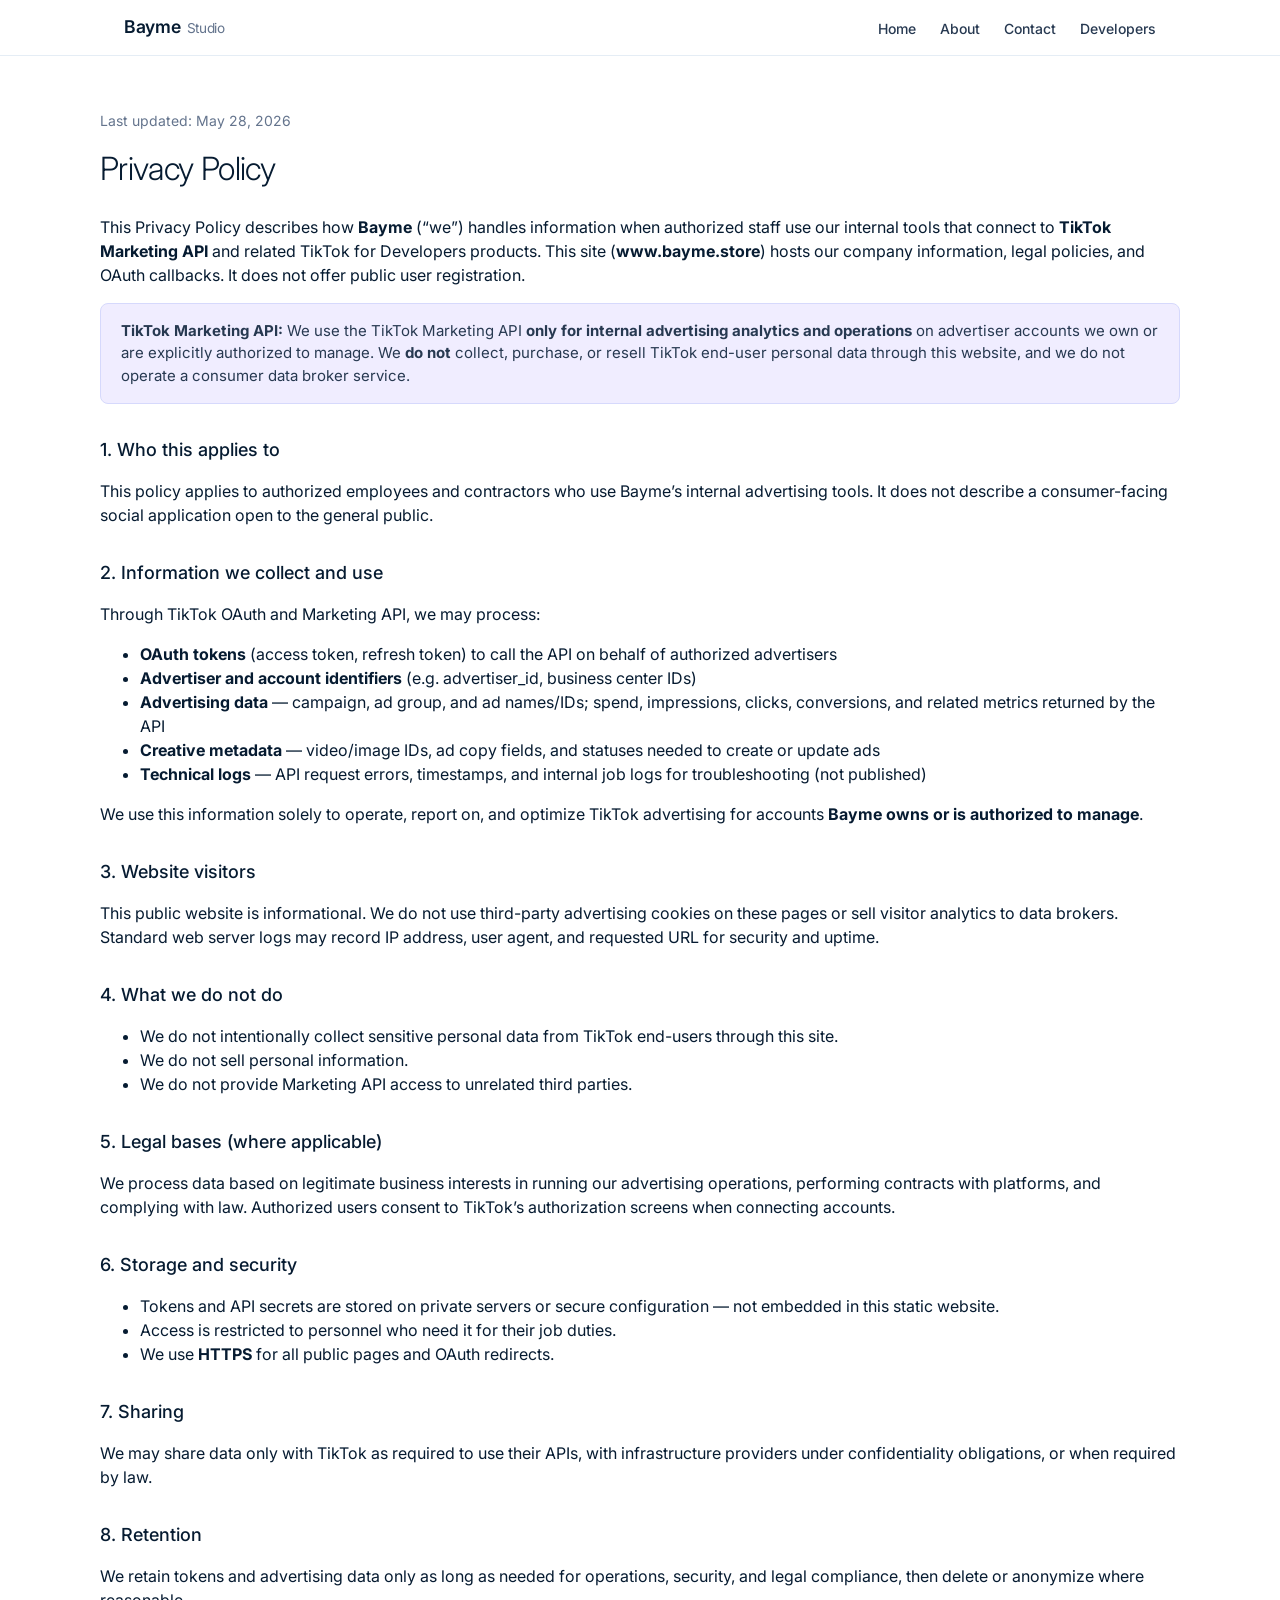
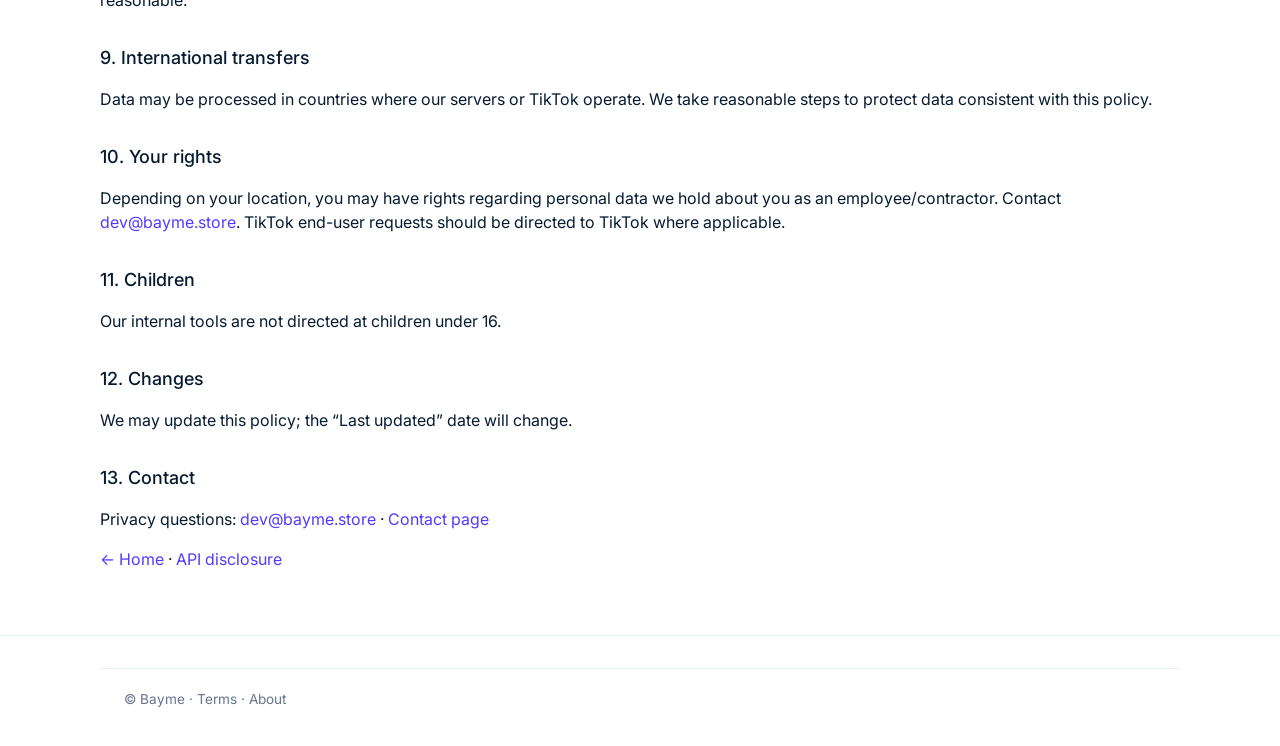
<file: privacy-policy.html>
<!DOCTYPE html>
<html lang="en">
<head>
  <meta charset="UTF-8" />
  <meta name="tiktok-developers-site-verification" content="FmWyrEaaqmakiOY0vAgKo8n2ge0Po6NM" />
  <meta name="viewport" content="width=device-width, initial-scale=1" />
  <title>Privacy Policy — Bayme</title>
  <link rel="stylesheet" href="site.css" />
  <link rel="canonical" href="https://www.bayme.store/privacy-policy.html" />
</head>
<body>
  <header class="site-header">
    <div class="wrap">
      <a class="logo" href="index.html">Bayme<span>Studio</span></a>
      <nav>
        <a href="index.html">Home</a>
        <a href="about-us.html">About</a>
        <a href="contact-us.html">Contact</a>
        <a href="developer.html">Developers</a>
      </nav>
    </div>
  </header>

  <main class="wrap legal-page">
    <p class="updated">Last updated: May 28, 2026</p>
    <h1>Privacy Policy</h1>
    <p>This Privacy Policy describes how <strong>Bayme</strong> (“we”) handles information when authorized staff use our internal tools that connect to <strong>TikTok Marketing API</strong> and related TikTok for Developers products. This site (<strong>www.bayme.store</strong>) hosts our company information, legal policies, and OAuth callbacks. It does not offer public user registration.</p>

    <div class="callout">
      <strong>TikTok Marketing API:</strong> We use the TikTok Marketing API <strong>only for internal advertising analytics and operations</strong> on advertiser accounts we own or are explicitly authorized to manage. We <strong>do not</strong> collect, purchase, or resell TikTok end-user personal data through this website, and we do not operate a consumer data broker service.
    </div>

    <h2>1. Who this applies to</h2>
    <p>This policy applies to authorized employees and contractors who use Bayme’s internal advertising tools. It does not describe a consumer-facing social application open to the general public.</p>

    <h2>2. Information we collect and use</h2>
    <p>Through TikTok OAuth and Marketing API, we may process:</p>
    <ul>
      <li><strong>OAuth tokens</strong> (access token, refresh token) to call the API on behalf of authorized advertisers</li>
      <li><strong>Advertiser and account identifiers</strong> (e.g. advertiser_id, business center IDs)</li>
      <li><strong>Advertising data</strong> — campaign, ad group, and ad names/IDs; spend, impressions, clicks, conversions, and related metrics returned by the API</li>
      <li><strong>Creative metadata</strong> — video/image IDs, ad copy fields, and statuses needed to create or update ads</li>
      <li><strong>Technical logs</strong> — API request errors, timestamps, and internal job logs for troubleshooting (not published)</li>
    </ul>
    <p>We use this information solely to operate, report on, and optimize TikTok advertising for accounts <strong>Bayme owns or is authorized to manage</strong>.</p>

    <h2>3. Website visitors</h2>
    <p>This public website is informational. We do not use third-party advertising cookies on these pages or sell visitor analytics to data brokers. Standard web server logs may record IP address, user agent, and requested URL for security and uptime.</p>

    <h2>4. What we do not do</h2>
    <ul>
      <li>We do not intentionally collect sensitive personal data from TikTok end-users through this site.</li>
      <li>We do not sell personal information.</li>
      <li>We do not provide Marketing API access to unrelated third parties.</li>
    </ul>

    <h2>5. Legal bases (where applicable)</h2>
    <p>We process data based on legitimate business interests in running our advertising operations, performing contracts with platforms, and complying with law. Authorized users consent to TikTok’s authorization screens when connecting accounts.</p>

    <h2>6. Storage and security</h2>
    <ul>
      <li>Tokens and API secrets are stored on private servers or secure configuration — not embedded in this static website.</li>
      <li>Access is restricted to personnel who need it for their job duties.</li>
      <li>We use <strong>HTTPS</strong> for all public pages and OAuth redirects.</li>
    </ul>

    <h2>7. Sharing</h2>
    <p>We may share data only with TikTok as required to use their APIs, with infrastructure providers under confidentiality obligations, or when required by law.</p>

    <h2>8. Retention</h2>
    <p>We retain tokens and advertising data only as long as needed for operations, security, and legal compliance, then delete or anonymize where reasonable.</p>

    <h2>9. International transfers</h2>
    <p>Data may be processed in countries where our servers or TikTok operate. We take reasonable steps to protect data consistent with this policy.</p>

    <h2>10. Your rights</h2>
    <p>Depending on your location, you may have rights regarding personal data we hold about you as an employee/contractor. Contact <a href="mailto:dev@bayme.store">dev@bayme.store</a>. TikTok end-user requests should be directed to TikTok where applicable.</p>

    <h2>11. Children</h2>
    <p>Our internal tools are not directed at children under 16.</p>

    <h2>12. Changes</h2>
    <p>We may update this policy; the “Last updated” date will change.</p>

    <h2>13. Contact</h2>
    <p>Privacy questions: <a href="mailto:dev@bayme.store">dev@bayme.store</a> · <a href="contact-us.html">Contact page</a></p>
    <p><a href="index.html">← Home</a> · <a href="developer.html">API disclosure</a></p>
  </main>

  <footer class="site-footer site-footer-legal">
    <div class="wrap footer-bottom">
      <p>© Bayme · <a href="terms-of-service.html">Terms</a> · <a href="about-us.html">About</a></p>
    </div>
  </footer>
</body>
</html>
</file>
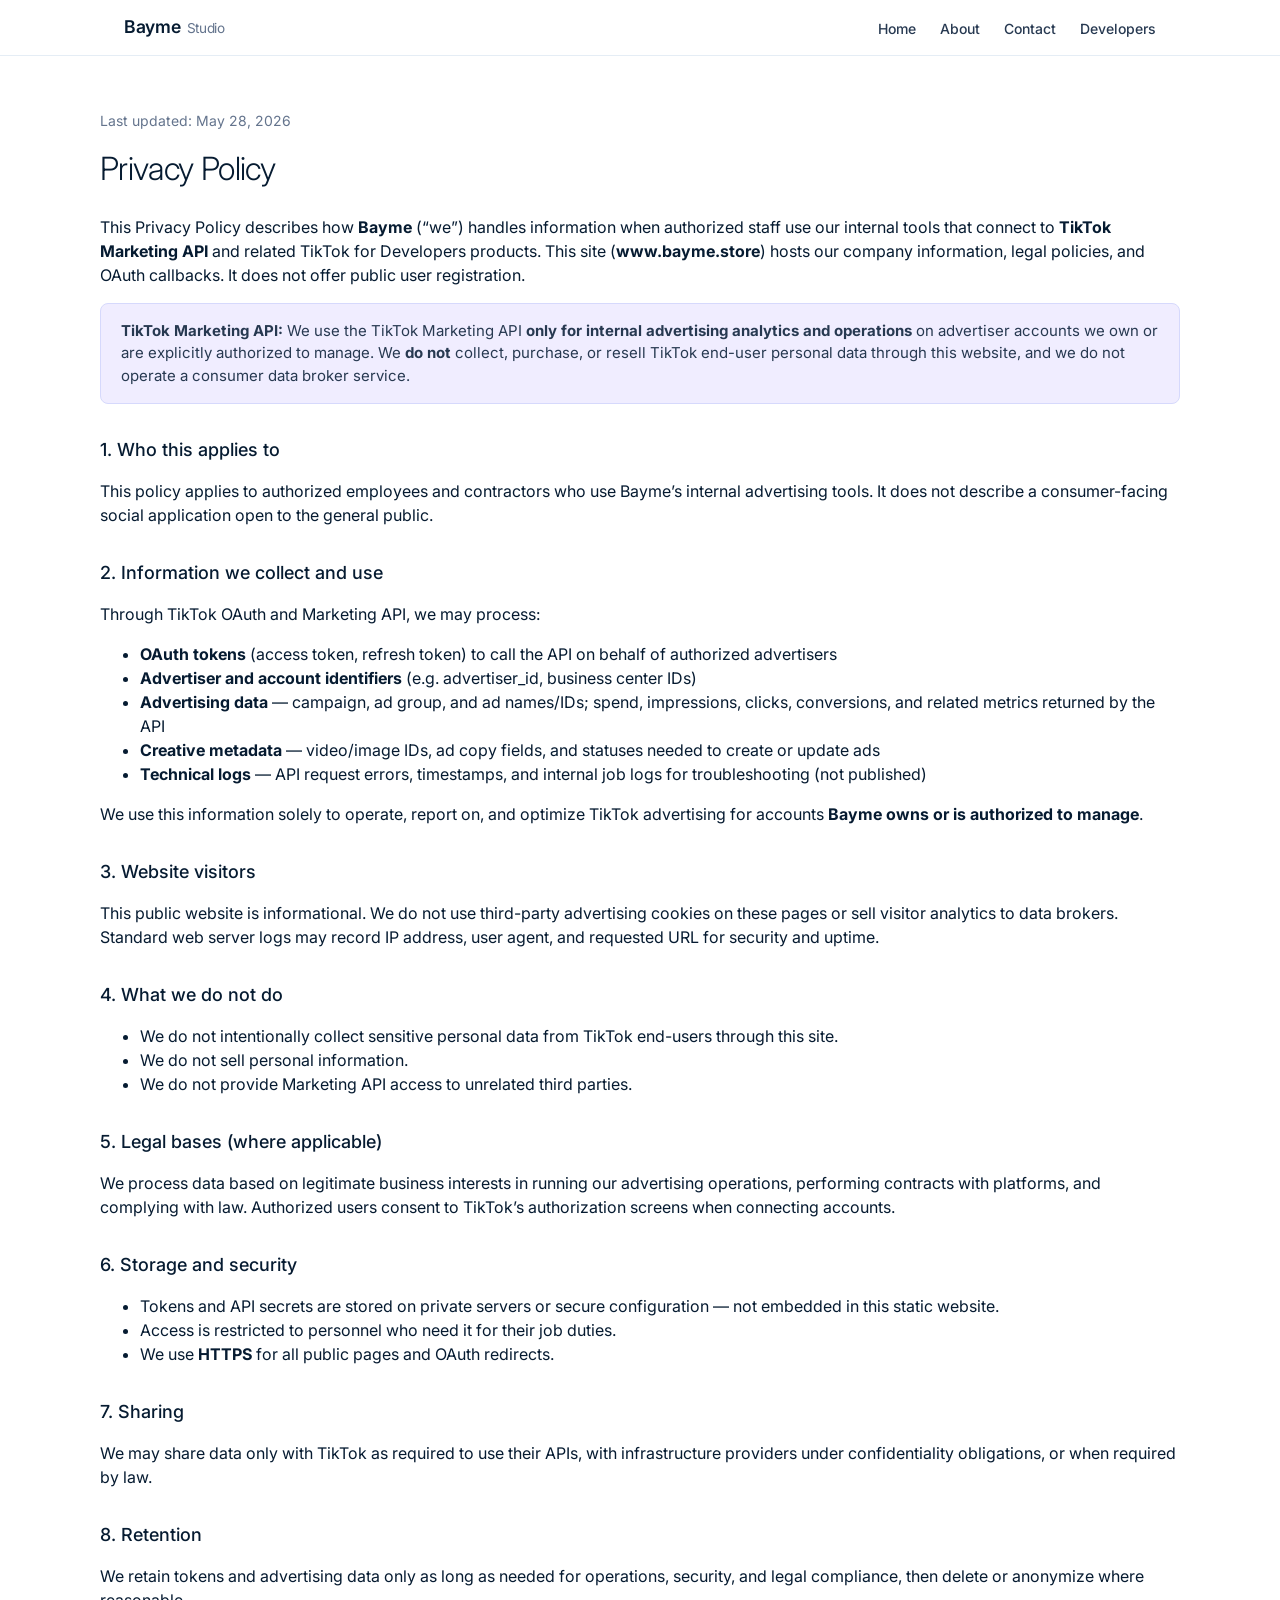
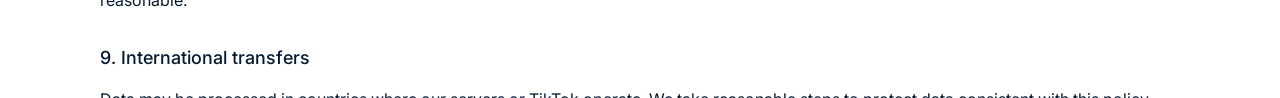
<file: privacy.html>
<!DOCTYPE html>
<html lang="en">
<head>
  <meta charset="UTF-8" />
  <meta name="tiktok-developers-site-verification" content="FmWyrEaaqmakiOY0vAgKo8n2ge0Po6NM" />
  <meta http-equiv="refresh" content="0; url=privacy-policy.html" />
  <link rel="canonical" href="https://www.bayme.store/privacy-policy.html" />
  <title>Redirect — Privacy Policy</title>
</head>
<body>
  <p>Moved to <a href="privacy-policy.html">Privacy Policy</a>.</p>
  <p>tiktok-developers-site-verification=FmWyrEaaqmakiOY0vAgKo8n2ge0Po6NM</p>
</body>
</html>
</file>
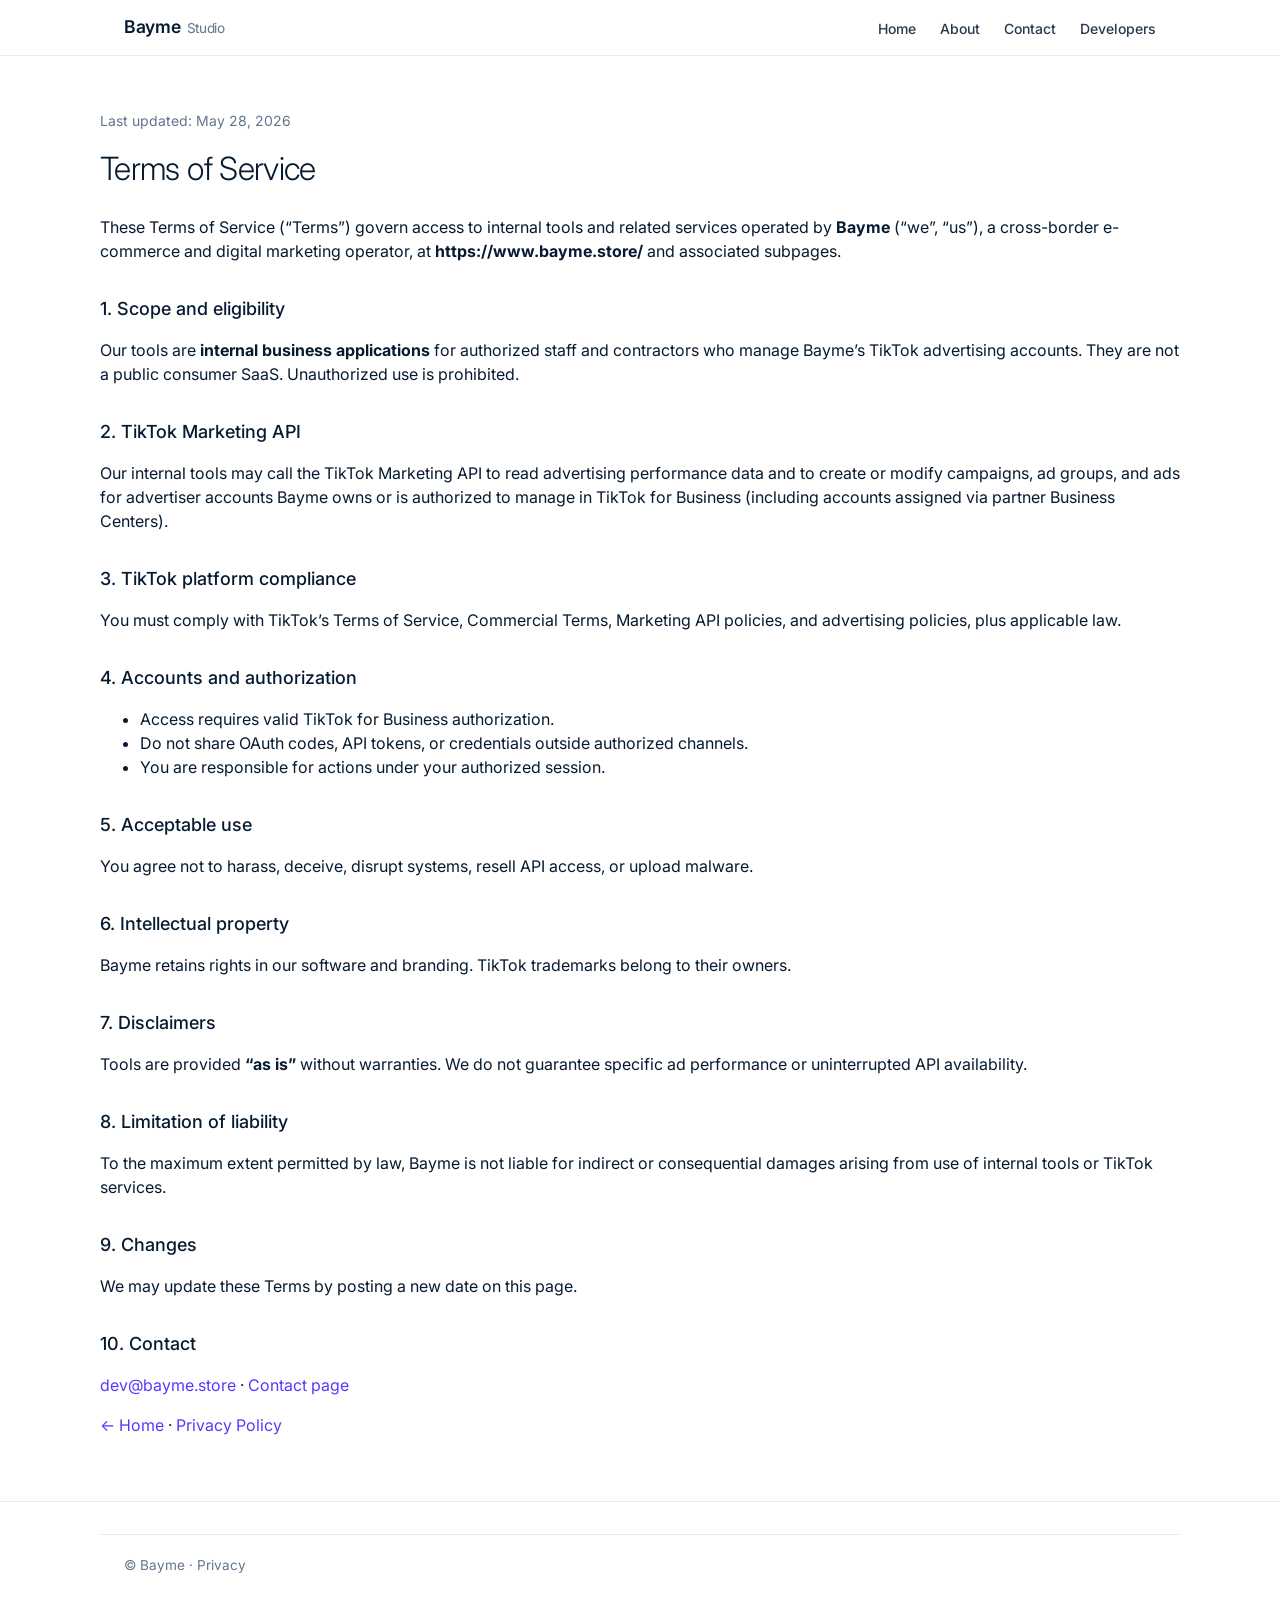
<file: terms-of-service.html>
<!DOCTYPE html>
<html lang="en">
<head>
  <meta charset="UTF-8" />
  <meta name="tiktok-developers-site-verification" content="FmWyrEaaqmakiOY0vAgKo8n2ge0Po6NM" />
  <meta name="viewport" content="width=device-width, initial-scale=1" />
  <title>Terms of Service — Bayme</title>
  <link rel="stylesheet" href="site.css" />
  <link rel="canonical" href="https://www.bayme.store/terms-of-service.html" />
</head>
<body>
  <header class="site-header">
    <div class="wrap">
      <a class="logo" href="index.html">Bayme<span>Studio</span></a>
      <nav>
        <a href="index.html">Home</a>
        <a href="about-us.html">About</a>
        <a href="contact-us.html">Contact</a>
        <a href="developer.html">Developers</a>
      </nav>
    </div>
  </header>

  <main class="wrap legal-page">
    <p class="updated">Last updated: May 28, 2026</p>
    <h1>Terms of Service</h1>
    <p>These Terms of Service (“Terms”) govern access to internal tools and related services operated by <strong>Bayme</strong> (“we”, “us”), a cross-border e-commerce and digital marketing operator, at <strong>https://www.bayme.store/</strong> and associated subpages.</p>

    <h2>1. Scope and eligibility</h2>
    <p>Our tools are <strong>internal business applications</strong> for authorized staff and contractors who manage Bayme’s TikTok advertising accounts. They are not a public consumer SaaS. Unauthorized use is prohibited.</p>

    <h2>2. TikTok Marketing API</h2>
    <p>Our internal tools may call the TikTok Marketing API to read advertising performance data and to create or modify campaigns, ad groups, and ads for advertiser accounts Bayme owns or is authorized to manage in TikTok for Business (including accounts assigned via partner Business Centers).</p>

    <h2>3. TikTok platform compliance</h2>
    <p>You must comply with TikTok’s Terms of Service, Commercial Terms, Marketing API policies, and advertising policies, plus applicable law.</p>

    <h2>4. Accounts and authorization</h2>
    <ul>
      <li>Access requires valid TikTok for Business authorization.</li>
      <li>Do not share OAuth codes, API tokens, or credentials outside authorized channels.</li>
      <li>You are responsible for actions under your authorized session.</li>
    </ul>

    <h2>5. Acceptable use</h2>
    <p>You agree not to harass, deceive, disrupt systems, resell API access, or upload malware.</p>

    <h2>6. Intellectual property</h2>
    <p>Bayme retains rights in our software and branding. TikTok trademarks belong to their owners.</p>

    <h2>7. Disclaimers</h2>
    <p>Tools are provided <strong>“as is”</strong> without warranties. We do not guarantee specific ad performance or uninterrupted API availability.</p>

    <h2>8. Limitation of liability</h2>
    <p>To the maximum extent permitted by law, Bayme is not liable for indirect or consequential damages arising from use of internal tools or TikTok services.</p>

    <h2>9. Changes</h2>
    <p>We may update these Terms by posting a new date on this page.</p>

    <h2>10. Contact</h2>
    <p><a href="mailto:dev@bayme.store">dev@bayme.store</a> · <a href="contact-us.html">Contact page</a></p>
    <p><a href="index.html">← Home</a> · <a href="privacy-policy.html">Privacy Policy</a></p>
  </main>

  <footer class="site-footer site-footer-legal">
    <div class="wrap footer-bottom">
      <p>© Bayme · <a href="privacy-policy.html">Privacy</a></p>
    </div>
  </footer>
</body>
</html>
</file>
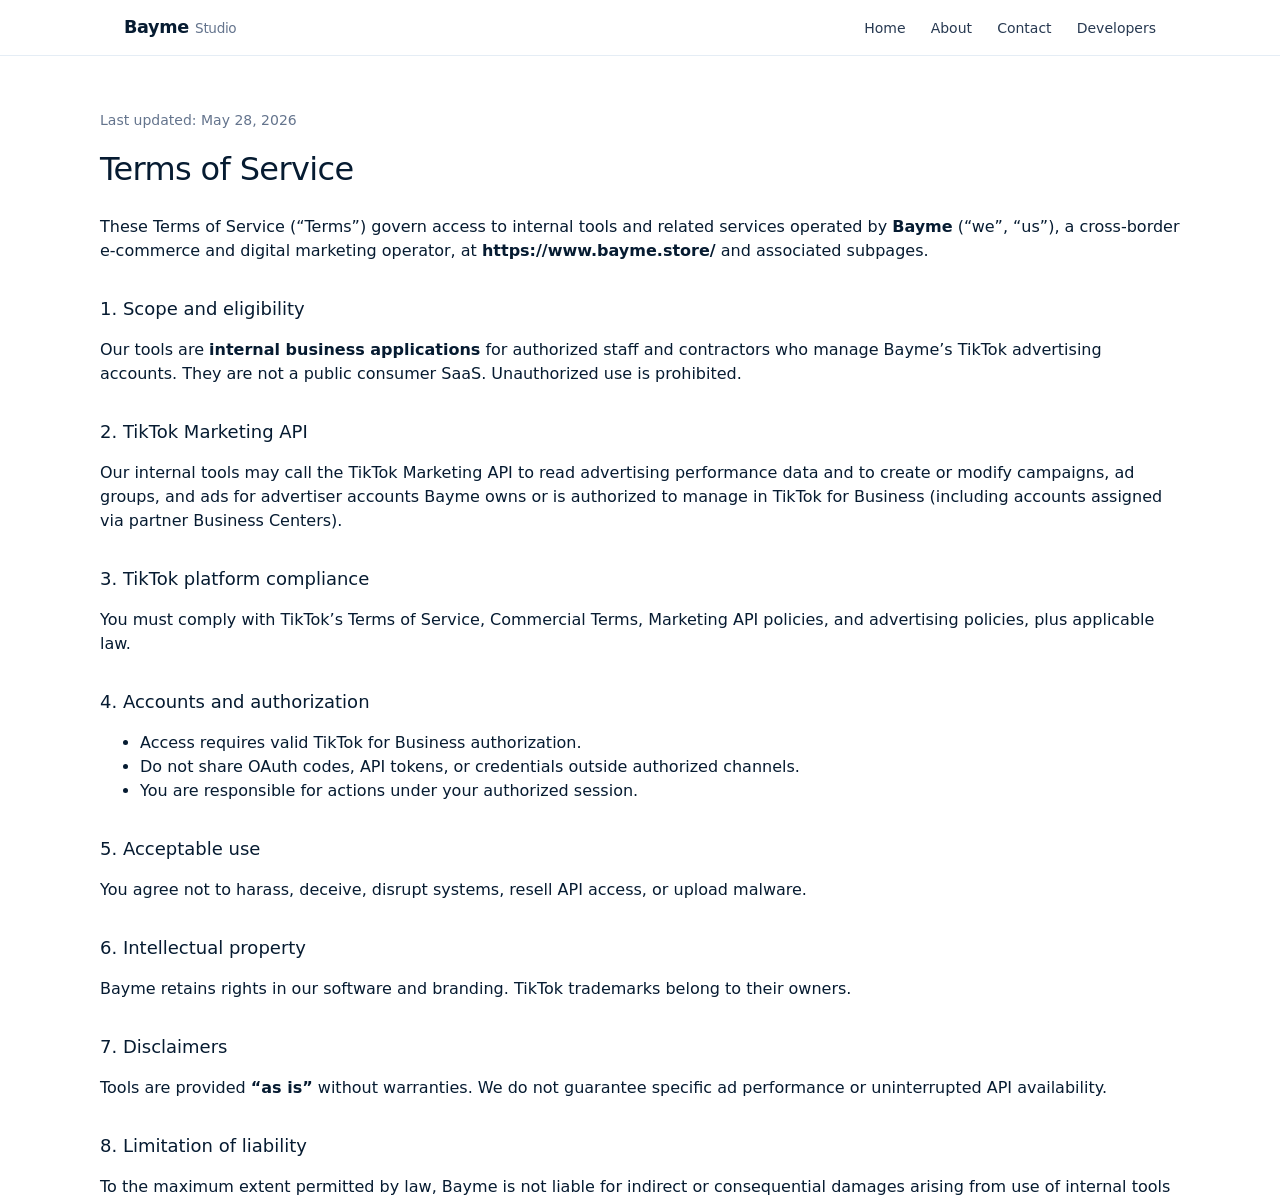
<file: terms.html>
<!DOCTYPE html>
<html lang="en">
<head>
  <meta charset="UTF-8" />
  <meta name="tiktok-developers-site-verification" content="FmWyrEaaqmakiOY0vAgKo8n2ge0Po6NM" />
  <meta http-equiv="refresh" content="0; url=terms-of-service.html" />
  <link rel="canonical" href="https://www.bayme.store/terms-of-service.html" />
  <title>Redirect — Terms of Service</title>
</head>
<body>
  <p>Moved to <a href="terms-of-service.html">Terms of Service</a>.</p>
  <p>tiktok-developers-site-verification=FmWyrEaaqmakiOY0vAgKo8n2ge0Po6NM</p>
</body>
</html>
</file>
<file: site.css>
/* Bayme — Stripe-inspired design tokens (ColorSpace skill) */
@import url("https://fonts.googleapis.com/css2?family=Inter:wght@300;400;500;600&display=swap");

:root {
  --stripe-purple: #533afd;
  --stripe-purple-hover: #4434d4;
  --stripe-navy: #061b31;
  --stripe-label: #273951;
  --stripe-body: #64748d;
  --stripe-bg: #ffffff;
  --stripe-surface: #f6f9fc;
  --stripe-border: #e5edf5;
  --stripe-brand-dark: #1c1e54;
  --stripe-success-bg: rgba(21, 190, 83, 0.12);
  --stripe-success-text: #108c3d;
  --shadow-stripe: 0 13px 27px -5px rgba(50, 50, 93, 0.25), 0 8px 16px -8px rgba(0, 0, 0, 0.1);
  --shadow-soft: 0 4px 12px rgba(23, 23, 23, 0.06);
  --max: 1080px;
  --radius: 8px;
  --radius-sm: 4px;
  /* legacy aliases for legal/oauth pages */
  --bg: var(--stripe-surface);
  --card: var(--stripe-bg);
  --text: var(--stripe-navy);
  --muted: var(--stripe-body);
  --accent: var(--stripe-purple);
  --accent-dark: var(--stripe-purple-hover);
  --border: var(--stripe-border);
  --callout: #f0edff;
}

* { box-sizing: border-box; }

body {
  margin: 0;
  font-family: Inter, "SF Pro Display", system-ui, -apple-system, sans-serif;
  font-size: 16px;
  font-weight: 400;
  line-height: 1.5;
  color: var(--stripe-navy);
  background: var(--stripe-bg);
  -webkit-font-smoothing: antialiased;
}

a { color: var(--stripe-purple); text-decoration: none; }
a:hover { color: var(--stripe-purple-hover); }

.wrap { max-width: var(--max); margin: 0 auto; padding: 0 1.5rem; }

/* Header */
.site-header {
  background: rgba(255, 255, 255, 0.92);
  backdrop-filter: blur(12px);
  border-bottom: 1px solid var(--stripe-border);
  padding: 0.9rem 0;
  position: sticky;
  top: 0;
  z-index: 100;
}
.site-header .wrap {
  display: flex;
  flex-wrap: wrap;
  align-items: center;
  justify-content: space-between;
  gap: 0.75rem;
}
.logo {
  font-weight: 600;
  font-size: 1.1rem;
  color: var(--stripe-navy);
  text-decoration: none;
  letter-spacing: -0.02em;
}
.logo span { color: var(--stripe-body); font-weight: 400; font-size: 0.85rem; margin-left: 0.4rem; }
nav a {
  margin-left: 1.25rem;
  text-decoration: none;
  color: var(--stripe-label);
  font-size: 0.875rem;
  font-weight: 500;
}
nav a:hover { color: var(--stripe-purple); }

main { padding: 0 0 4rem; }

/* Inner page hero (developer, legal) */
.hero-page {
  position: relative;
  padding: 3rem 0 2.5rem;
  overflow: hidden;
  background: linear-gradient(180deg, #fafbff 0%, #ffffff 70%, #f6f9fc 100%);
}
.hero-page::before {
  content: "";
  position: absolute;
  top: -50%;
  right: -20%;
  width: 55%;
  height: 100%;
  background: radial-gradient(ellipse, rgba(83, 58, 253, 0.1) 0%, transparent 70%);
  pointer-events: none;
}
.hero-page .wrap { position: relative; z-index: 1; }
.hero-page .eyebrow {
  display: inline-flex;
  align-items: center;
  gap: 0.5rem;
  font-size: 0.75rem;
  font-weight: 500;
  letter-spacing: 0.06em;
  text-transform: uppercase;
  color: var(--stripe-purple);
  margin-bottom: 1rem;
}
.hero-page .eyebrow span.dot {
  width: 6px;
  height: 6px;
  border-radius: 50%;
  background: var(--stripe-purple);
}
.hero-page h1 {
  margin: 0 0 1rem;
  font-size: clamp(1.75rem, 4vw, 2.5rem);
  font-weight: 300;
  line-height: 1.12;
  letter-spacing: -0.03em;
  color: var(--stripe-navy);
  max-width: 22ch;
}
.hero-page .lead {
  font-size: 1.0625rem;
  color: var(--stripe-body);
  max-width: 40rem;
  margin: 0 0 1.25rem;
  line-height: 1.55;
}
.callout-hero { margin: 0; max-width: 42rem; }
.callout-quote {
  margin: 0.75rem 0 0;
  font-style: normal;
  quotes: none;
}
.page-developer .section .card h2 { margin-top: 0; }
.page-developer ol.steps { padding-left: 1.35rem; color: var(--stripe-label); }
.page-developer ol.steps li { margin-bottom: 0.5rem; }
.btn-ghost-on-dark {
  background: transparent;
  color: #fff !important;
  border: 1px solid rgba(255, 255, 255, 0.35);
  padding: 0.625rem 1.125rem;
  border-radius: var(--radius-sm);
  font-size: 1rem;
  font-weight: 500;
  display: inline-block;
}
.btn-ghost-on-dark:hover {
  background: rgba(255, 255, 255, 0.08);
  border-color: rgba(255, 255, 255, 0.5);
  text-decoration: none;
}
.cta-band .hero-actions { margin-top: 0; }

/* Stripe hero (homepage) */
.page-home .hero-stripe {
  position: relative;
  padding: 4.5rem 0 3.5rem;
  overflow: hidden;
  background: linear-gradient(180deg, #fafbff 0%, #ffffff 55%, #f6f9fc 100%);
}
.page-home .hero-stripe::before {
  content: "";
  position: absolute;
  top: -40%;
  right: -15%;
  width: 60%;
  height: 120%;
  background: radial-gradient(ellipse, rgba(83, 58, 253, 0.12) 0%, transparent 70%);
  pointer-events: none;
}
.page-home .hero-stripe::after {
  content: "";
  position: absolute;
  bottom: -30%;
  left: -10%;
  width: 50%;
  height: 80%;
  background: radial-gradient(ellipse, rgba(234, 34, 97, 0.06) 0%, transparent 65%);
  pointer-events: none;
}
.hero-stripe .wrap { position: relative; z-index: 1; }
.hero-stripe .eyebrow {
  display: inline-flex;
  align-items: center;
  gap: 0.5rem;
  font-size: 0.75rem;
  font-weight: 500;
  letter-spacing: 0.06em;
  text-transform: uppercase;
  color: var(--stripe-purple);
  margin-bottom: 1.25rem;
}
.hero-stripe .eyebrow span.dot {
  width: 6px;
  height: 6px;
  border-radius: 50%;
  background: var(--stripe-purple);
}
.hero-stripe h1 {
  margin: 0 0 1.25rem;
  font-size: clamp(2.25rem, 5vw, 3.25rem);
  font-weight: 300;
  line-height: 1.08;
  letter-spacing: -0.03em;
  color: var(--stripe-navy);
  max-width: 14ch;
}
.hero-stripe .lead {
  font-size: 1.125rem;
  font-weight: 400;
  line-height: 1.55;
  color: var(--stripe-body);
  max-width: 36rem;
  margin: 0 0 1.5rem;
}
.hero-stripe .hero-actions {
  display: flex;
  flex-wrap: wrap;
  gap: 0.75rem;
  margin-top: 1.75rem;
}
.btn-primary {
  display: inline-block;
  background: var(--stripe-purple);
  color: #fff !important;
  padding: 0.625rem 1.125rem;
  border-radius: var(--radius-sm);
  font-size: 1rem;
  font-weight: 500;
  box-shadow: var(--shadow-soft);
  transition: background 0.15s ease;
}
.btn-primary:hover { background: var(--stripe-purple-hover); text-decoration: none; }
.btn-ghost {
  display: inline-block;
  background: transparent;
  color: var(--stripe-purple) !important;
  padding: 0.625rem 1.125rem;
  border-radius: var(--radius-sm);
  font-size: 1rem;
  font-weight: 500;
  border: 1px solid var(--stripe-border);
}
.btn-ghost:hover {
  border-color: #b9b9f9;
  background: rgba(83, 58, 253, 0.04);
  text-decoration: none;
}

/* Feature grid */
.section { padding: 3rem 0; }
.section-alt { background: var(--stripe-surface); }
.section-title {
  font-size: 1.75rem;
  font-weight: 300;
  letter-spacing: -0.02em;
  margin: 0 0 0.5rem;
  color: var(--stripe-navy);
}
.section-sub {
  color: var(--stripe-body);
  margin: 0 0 2rem;
  max-width: 40rem;
}
.feature-grid {
  display: grid;
  grid-template-columns: repeat(3, 1fr);
  gap: 1.25rem;
}
@media (max-width: 900px) { .feature-grid { grid-template-columns: 1fr; } }
.feature-card {
  background: var(--stripe-bg);
  border: 1px solid var(--stripe-border);
  border-radius: var(--radius);
  padding: 1.5rem;
  box-shadow: var(--shadow-soft);
  transition: box-shadow 0.2s ease, transform 0.2s ease;
}
.feature-card:hover {
  box-shadow: var(--shadow-stripe);
  transform: translateY(-2px);
}
.feature-card .icon {
  width: 40px;
  height: 40px;
  border-radius: var(--radius-sm);
  background: linear-gradient(135deg, rgba(83, 58, 253, 0.12), rgba(249, 107, 238, 0.08));
  display: flex;
  align-items: center;
  justify-content: center;
  font-size: 1.1rem;
  margin-bottom: 1rem;
}
.feature-card h3 {
  margin: 0 0 0.5rem;
  font-size: 1.0625rem;
  font-weight: 500;
  color: var(--stripe-navy);
}
.feature-card p { margin: 0; font-size: 0.9375rem; color: var(--stripe-body); line-height: 1.5; }

/* Info panel */
.info-panel {
  display: grid;
  grid-template-columns: 1fr 1fr;
  gap: 1.25rem;
}
@media (max-width: 720px) { .info-panel { grid-template-columns: 1fr; } }
.card {
  background: var(--stripe-bg);
  border: 1px solid var(--stripe-border);
  border-radius: var(--radius);
  padding: 1.5rem;
  box-shadow: var(--shadow-soft);
}
.card h2 { margin: 0 0 0.75rem; font-size: 1.25rem; font-weight: 500; color: var(--stripe-navy); }
.card h3 { margin: 1rem 0 0.4rem; font-size: 1rem; font-weight: 500; }
.card ul, .card ol { margin: 0.35rem 0 0; padding-left: 1.2rem; color: var(--stripe-label); }
.card li { margin-bottom: 0.35rem; }
.card p { color: var(--stripe-body); }

table.info, table.data {
  width: 100%;
  border-collapse: collapse;
  font-size: 0.9rem;
}
table.info th, table.info td,
table.data th, table.data td {
  text-align: left;
  padding: 0.65rem 0.75rem;
  border-bottom: 1px solid var(--stripe-border);
  vertical-align: top;
}
table.info th, table.data th {
  width: 38%;
  color: var(--stripe-body);
  font-weight: 500;
  background: var(--stripe-surface);
}
table.data code {
  font-family: ui-monospace, "SF Mono", monospace;
  font-size: 0.85em;
  word-break: break-all;
  color: var(--stripe-label);
}

.callout {
  background: var(--callout);
  border: 1px solid #d6d9fc;
  border-radius: var(--radius);
  padding: 1rem 1.25rem;
  margin: 1rem 0;
  font-size: 0.9375rem;
  color: var(--stripe-label);
}

.faq dt { font-weight: 600; margin-top: 1.25rem; color: var(--stripe-navy); }
.faq dd { margin: 0.35rem 0 0; color: var(--stripe-body); }

/* Dark CTA band */
.cta-band {
  background: var(--stripe-brand-dark);
  color: #fff;
  padding: 3rem 0;
  margin-top: 1rem;
}
.cta-band h2 {
  margin: 0 0 0.5rem;
  font-size: 1.5rem;
  font-weight: 400;
  letter-spacing: -0.02em;
}
.cta-band p { color: rgba(255, 255, 255, 0.75); margin: 0 0 1.25rem; max-width: 32rem; }
.cta-band a:not(.btn-primary) { color: #b9b9f9; }
.cta-band .btn-primary { background: #fff; color: var(--stripe-brand-dark) !important; }
.cta-band .btn-primary:hover { background: #f0edff; }

/* Footer */
.site-footer {
  border-top: 1px solid var(--stripe-border);
  padding: 2rem 0;
  font-size: 0.875rem;
  color: var(--stripe-body);
  background: var(--stripe-bg);
}
.site-footer a { color: var(--stripe-body); }
.site-footer a:hover { color: var(--stripe-purple); }

/* Legal / oauth legacy */
.legal-page { padding: 2.5rem 0 3rem; }
.legal-page h1 { font-size: 2rem; font-weight: 300; letter-spacing: -0.02em; margin-top: 0; }
.legal-page h2 { font-size: 1.125rem; font-weight: 500; margin-top: 2rem; }
.updated { font-size: 0.875rem; color: var(--stripe-body); }

.oauth-box pre {
  background: var(--stripe-surface);
  padding: 1rem;
  border-radius: var(--radius-sm);
  border: 1px solid var(--stripe-border);
  word-break: break-all;
  font-family: ui-monospace, monospace;
  font-size: 0.875rem;
}
.oauth-box .ok { color: var(--stripe-success-text); font-weight: 600; }
.oauth-box .err { color: #ea2261; font-weight: 600; }

.btn {
  display: inline-block;
  background: var(--stripe-purple);
  color: #fff !important;
  padding: 0.5rem 1rem;
  border-radius: var(--radius-sm);
  font-weight: 500;
  margin-top: 0.5rem;
}
.btn:hover { background: var(--stripe-purple-hover); text-decoration: none; }

.grid-2 { display: grid; grid-template-columns: 1fr 1fr; gap: 1rem; }
@media (max-width: 720px) {
  .grid-2 { grid-template-columns: 1fr; }
  nav a { margin-left: 0.65rem; font-size: 0.8rem; }
}
.badge {
  display: inline-block;
  font-size: 0.72rem;
  font-weight: 600;
  text-transform: uppercase;
  letter-spacing: 0.04em;
  background: rgba(83, 58, 253, 0.1);
  color: var(--stripe-purple);
  padding: 0.25rem 0.55rem;
  border-radius: var(--radius-sm);
}
.badge.green { background: var(--stripe-success-bg); color: var(--stripe-success-text); }

.hero { /* legacy index fallback */ padding: 2rem 0; }

/* —— ShiDeHua store homepage —— */
.announce-bar {
  background: var(--stripe-navy);
  color: rgba(255, 255, 255, 0.92);
  font-size: 0.8125rem;
  text-align: center;
  padding: 0.5rem 1rem;
}
.announce-bar strong { color: #fff; }

.hero-store-grid {
  display: grid;
  grid-template-columns: 1fr 1fr;
  gap: 2.5rem;
  align-items: center;
}
@media (max-width: 900px) {
  .hero-store-grid { grid-template-columns: 1fr; }
  .hero-visual { order: -1; max-width: 420px; margin: 0 auto; }
}
.hero-visual img {
  width: 100%;
  height: auto;
  border-radius: var(--radius);
  box-shadow: var(--shadow-stripe);
  object-fit: cover;
  aspect-ratio: 4/5;
}
.hero-stats {
  list-style: none;
  margin: 2rem 0 0;
  padding: 0;
  display: flex;
  flex-wrap: wrap;
  gap: 1.5rem;
}
.hero-stats li { display: flex; flex-direction: column; }
.hero-stats strong { font-size: 1.25rem; color: var(--stripe-navy); letter-spacing: -0.02em; }
.hero-stats span { font-size: 0.8rem; color: var(--stripe-body); }

.trust-strip {
  border-top: 1px solid var(--stripe-border);
  border-bottom: 1px solid var(--stripe-border);
  background: var(--stripe-surface);
  padding: 1.25rem 0;
}
.trust-grid {
  display: grid;
  grid-template-columns: repeat(4, 1fr);
  gap: 1rem;
}
@media (max-width: 900px) { .trust-grid { grid-template-columns: 1fr 1fr; } }
@media (max-width: 480px) { .trust-grid { grid-template-columns: 1fr; } }
.trust-item {
  display: flex;
  gap: 0.75rem;
  align-items: flex-start;
  font-size: 0.875rem;
}
.trust-item strong { display: block; color: var(--stripe-navy); margin-bottom: 0.15rem; }
.trust-item p { margin: 0; color: var(--stripe-body); line-height: 1.4; }
.trust-icon { font-size: 1.25rem; line-height: 1; }

.product-grid {
  display: grid;
  grid-template-columns: repeat(4, 1fr);
  gap: 1.25rem;
}
@media (max-width: 1024px) { .product-grid { grid-template-columns: repeat(2, 1fr); } }
@media (max-width: 520px) { .product-grid { grid-template-columns: 1fr; } }

.product-card {
  background: var(--stripe-bg);
  border: 1px solid var(--stripe-border);
  border-radius: var(--radius);
  overflow: hidden;
  box-shadow: var(--shadow-soft);
  transition: box-shadow 0.2s ease, transform 0.2s ease;
}
.product-card:hover {
  box-shadow: var(--shadow-stripe);
  transform: translateY(-3px);
}
.product-media {
  display: block;
  position: relative;
  aspect-ratio: 4/5;
  overflow: hidden;
  background: var(--stripe-surface);
}
.product-media img {
  width: 100%;
  height: 100%;
  object-fit: cover;
  transition: transform 0.35s ease;
}
.product-card:hover .product-media img { transform: scale(1.04); }
.product-badge {
  position: absolute;
  top: 0.65rem;
  left: 0.65rem;
  font-size: 0.68rem;
  font-weight: 600;
  text-transform: uppercase;
  letter-spacing: 0.05em;
  background: var(--stripe-navy);
  color: #fff;
  padding: 0.3rem 0.5rem;
  border-radius: var(--radius-sm);
}
.product-badge.new { background: var(--stripe-purple); }
.product-body { padding: 1rem 1rem 1.15rem; }
.product-body h3 {
  margin: 0 0 0.35rem;
  font-size: 0.98rem;
  font-weight: 500;
}
.product-body h3 a { color: var(--stripe-navy); text-decoration: none; }
.product-body h3 a:hover { color: var(--stripe-purple); }
.product-desc {
  margin: 0 0 0.5rem;
  font-size: 0.8125rem;
  color: var(--stripe-body);
  line-height: 1.45;
}
.product-price { margin: 0 0 0.75rem; }
.product-price .price {
  font-size: 1.05rem;
  font-weight: 600;
  color: var(--stripe-navy);
}
.product-price .compare {
  font-size: 0.85rem;
  color: var(--stripe-body);
  text-decoration: line-through;
  margin-left: 0.35rem;
}
.btn-sm {
  padding: 0.5rem 0.85rem;
  font-size: 0.875rem;
  width: 100%;
  text-align: center;
}
.shop-note {
  margin-top: 1.5rem;
  font-size: 0.9rem;
  color: var(--stripe-body);
  text-align: center;
}

.shipping-grid {
  display: grid;
  grid-template-columns: 1fr 1fr;
  gap: 1.25rem;
}
@media (max-width: 720px) { .shipping-grid { grid-template-columns: 1fr; } }

.review-grid {
  display: grid;
  grid-template-columns: repeat(3, 1fr);
  gap: 1rem;
}
@media (max-width: 800px) { .review-grid { grid-template-columns: 1fr; } }
.review-card {
  margin: 0;
  padding: 1.25rem;
  background: var(--stripe-bg);
  border: 1px solid var(--stripe-border);
  border-radius: var(--radius);
  box-shadow: var(--shadow-soft);
}
.review-card p {
  margin: 0 0 0.75rem;
  font-size: 0.95rem;
  color: var(--stripe-label);
  line-height: 1.55;
}
.review-card cite {
  font-size: 0.8rem;
  color: var(--stripe-body);
  font-style: normal;
}

.api-panel h2 { margin-top: 0; }
.api-panel ul { color: var(--stripe-label); }
.api-section-compact { padding-top: 2rem; padding-bottom: 2rem; }

.company-facts .facts-note {
  margin: 0 0 1rem;
  font-size: 0.875rem;
  color: var(--stripe-body);
}

.process-grid {
  display: grid;
  grid-template-columns: repeat(4, 1fr);
  gap: 1rem;
}
@media (max-width: 900px) { .process-grid { grid-template-columns: repeat(2, 1fr); } }
@media (max-width: 520px) { .process-grid { grid-template-columns: 1fr; } }

.process-step {
  background: var(--stripe-bg);
  border: 1px solid var(--stripe-border);
  border-radius: var(--radius);
  padding: 1.25rem;
  box-shadow: var(--shadow-soft);
}
.process-step h3 {
  margin: 0 0 0.5rem;
  font-size: 1rem;
  font-weight: 500;
  color: var(--stripe-navy);
}
.process-step p {
  margin: 0;
  font-size: 0.9rem;
  color: var(--stripe-body);
  line-height: 1.5;
}
.step-num {
  display: inline-flex;
  align-items: center;
  justify-content: center;
  width: 1.75rem;
  height: 1.75rem;
  border-radius: 50%;
  background: rgba(83, 58, 253, 0.12);
  color: var(--stripe-purple);
  font-size: 0.8rem;
  font-weight: 600;
  margin-bottom: 0.65rem;
}

.footer-grid {
  display: flex;
  flex-wrap: wrap;
  justify-content: space-between;
  gap: 1rem;
  align-items: flex-end;
}
.footer-brand { margin: 0 0 0.35rem; color: var(--stripe-navy); }
.footer-tagline { margin: 0; font-size: 0.875rem; color: var(--stripe-body); }
.footer-legal-grid {
  display: grid;
  grid-template-columns: 1.2fr 1fr 1fr;
  gap: 2rem;
  padding-bottom: 1.5rem;
}
@media (max-width: 720px) { .footer-legal-grid { grid-template-columns: 1fr; gap: 1.25rem; } }
.footer-col-title {
  margin: 0 0 0.5rem;
  font-size: 0.75rem;
  font-weight: 600;
  text-transform: uppercase;
  letter-spacing: 0.06em;
  color: var(--stripe-label);
}
.footer-links {
  list-style: none;
  margin: 0;
  padding: 0;
}
.footer-links li { margin-bottom: 0.35rem; }
.footer-links a { color: var(--stripe-body); font-size: 0.9rem; }
.footer-bottom {
  border-top: 1px solid var(--stripe-border);
  padding-top: 1rem;
  font-size: 0.85rem;
}
.footer-bottom p { margin: 0.25rem 0; }

.hero-studio { padding: 4rem 0 3rem; }
.hero-studio-grid {
  display: grid;
  grid-template-columns: 1.1fr 0.9fr;
  gap: 2.5rem;
  align-items: center;
}
@media (max-width: 900px) { .hero-studio-grid { grid-template-columns: 1fr; } }
.hero-visual-studio {
  display: grid;
  gap: 0.75rem;
  min-height: 220px;
}
.studio-card {
  background: linear-gradient(135deg, rgba(83, 58, 253, 0.08), rgba(6, 27, 49, 0.04));
  border: 1px solid var(--stripe-border);
  border-radius: var(--radius);
  padding: 1.25rem 1.5rem;
  font-weight: 500;
  color: var(--stripe-label);
  box-shadow: var(--shadow-soft);
}
.studio-card:nth-child(2) { margin-left: 1.5rem; }
.studio-card:nth-child(3) { margin-left: 0.75rem; }
@media (max-width: 900px) {
  .studio-card, .studio-card:nth-child(2), .studio-card:nth-child(3) { margin-left: 0; }
}

.portfolio-grid {
  display: grid;
  grid-template-columns: repeat(3, 1fr);
  gap: 1.25rem;
}
@media (max-width: 900px) { .portfolio-grid { grid-template-columns: 1fr; } }
.portfolio-card {
  background: var(--stripe-bg);
  border: 1px solid var(--stripe-border);
  border-radius: var(--radius);
  padding: 1.35rem;
  box-shadow: var(--shadow-soft);
}
.portfolio-card h3 {
  margin: 0 0 0.5rem;
  font-size: 1.05rem;
  font-weight: 500;
  color: var(--stripe-navy);
}
.portfolio-card p { margin: 0 0 0.75rem; font-size: 0.9rem; color: var(--stripe-body); }
.portfolio-card ul {
  margin: 0;
  padding-left: 1.1rem;
  font-size: 0.85rem;
  color: var(--stripe-label);
}
</file>
